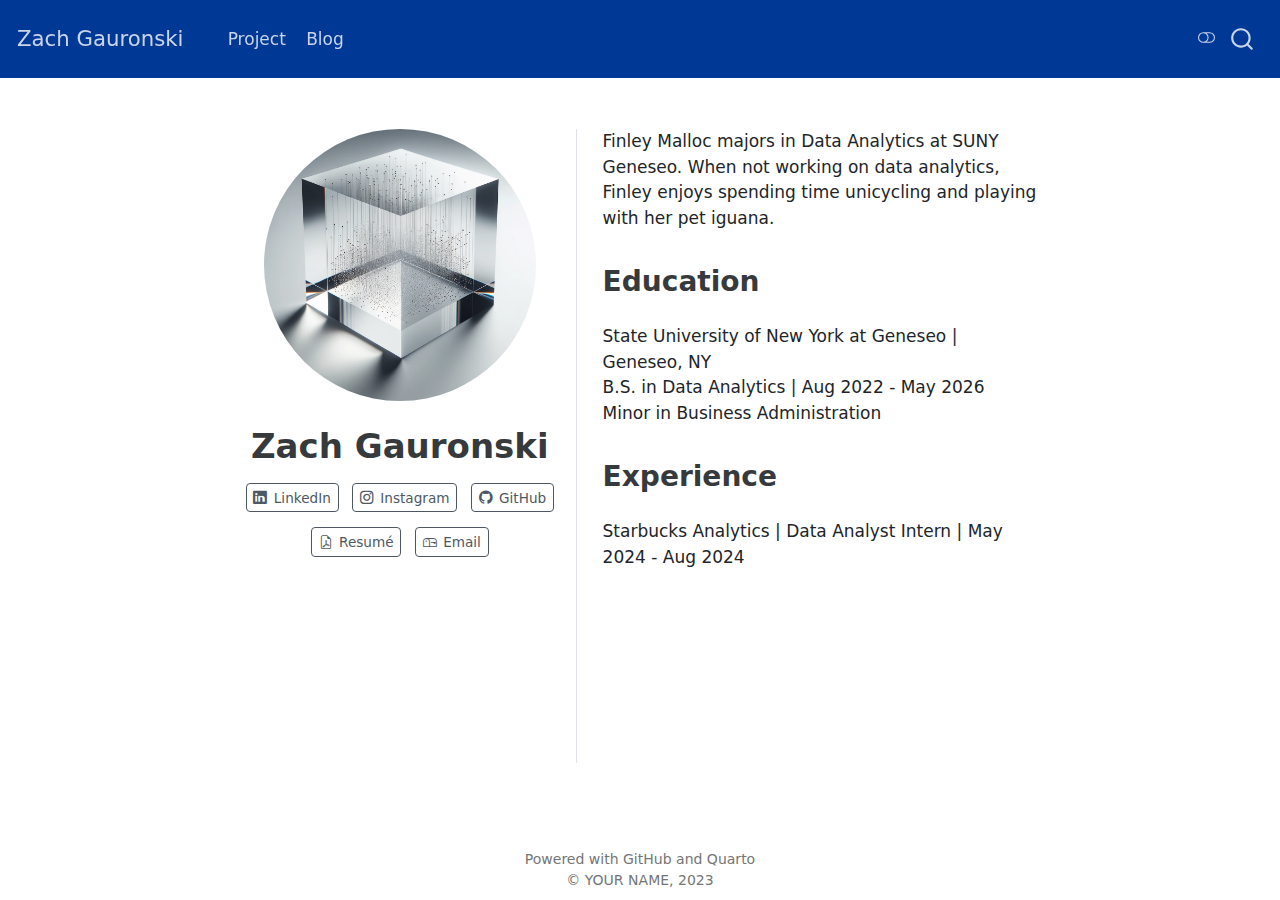
<file: index.html>
<!DOCTYPE html>
<html xmlns="http://www.w3.org/1999/xhtml" lang="en" xml:lang="en"><head>

<meta charset="utf-8">
<meta name="generator" content="quarto-1.3.450">

<meta name="viewport" content="width=device-width, initial-scale=1.0, user-scalable=yes">


<title>Zach Gauronski</title>
<style>
code{white-space: pre-wrap;}
span.smallcaps{font-variant: small-caps;}
div.columns{display: flex; gap: min(4vw, 1.5em);}
div.column{flex: auto; overflow-x: auto;}
div.hanging-indent{margin-left: 1.5em; text-indent: -1.5em;}
ul.task-list{list-style: none;}
ul.task-list li input[type="checkbox"] {
  width: 0.8em;
  margin: 0 0.8em 0.2em -1em; /* quarto-specific, see https://github.com/quarto-dev/quarto-cli/issues/4556 */ 
  vertical-align: middle;
}
</style>


<script src="site_libs/quarto-nav/quarto-nav.js"></script>
<script src="site_libs/clipboard/clipboard.min.js"></script>
<script src="site_libs/quarto-search/autocomplete.umd.js"></script>
<script src="site_libs/quarto-search/fuse.min.js"></script>
<script src="site_libs/quarto-search/quarto-search.js"></script>
<meta name="quarto:offset" content="./">
<script src="site_libs/quarto-html/quarto.js"></script>
<script src="site_libs/quarto-html/popper.min.js"></script>
<script src="site_libs/quarto-html/tippy.umd.min.js"></script>
<link href="site_libs/quarto-html/tippy.css" rel="stylesheet">
<link href="site_libs/quarto-html/quarto-syntax-highlighting.css" rel="stylesheet" class="quarto-color-scheme" id="quarto-text-highlighting-styles">
<link href="site_libs/quarto-html/quarto-syntax-highlighting-dark.css" rel="prefetch" class="quarto-color-scheme quarto-color-alternate" id="quarto-text-highlighting-styles">
<script src="site_libs/bootstrap/bootstrap.min.js"></script>
<link href="site_libs/bootstrap/bootstrap-icons.css" rel="stylesheet">
<link href="site_libs/bootstrap/bootstrap.min.css" rel="stylesheet" class="quarto-color-scheme" id="quarto-bootstrap" data-mode="light">
<link href="site_libs/bootstrap/bootstrap-dark.min.css" rel="prefetch" class="quarto-color-scheme quarto-color-alternate" id="quarto-bootstrap" data-mode="dark">
<script id="quarto-search-options" type="application/json">{
  "location": "navbar",
  "copy-button": false,
  "collapse-after": 3,
  "panel-placement": "end",
  "type": "overlay",
  "limit": 20,
  "language": {
    "search-no-results-text": "No results",
    "search-matching-documents-text": "matching documents",
    "search-copy-link-title": "Copy link to search",
    "search-hide-matches-text": "Hide additional matches",
    "search-more-match-text": "more match in this document",
    "search-more-matches-text": "more matches in this document",
    "search-clear-button-title": "Clear",
    "search-detached-cancel-button-title": "Cancel",
    "search-submit-button-title": "Submit",
    "search-label": "Search"
  }
}</script>


<link rel="stylesheet" href="styles.css">
</head>

<body class="nav-fixed fullcontent">

<div id="quarto-search-results"></div>
  <header id="quarto-header" class="headroom fixed-top">
    <nav class="navbar navbar-expand-lg navbar-dark ">
      <div class="navbar-container container-fluid">
      <div class="navbar-brand-container">
    <a class="navbar-brand" href="./index.html">
    <span class="navbar-title">Zach Gauronski</span>
    </a>
  </div>
            <div id="quarto-search" class="" title="Search"></div>
          <button class="navbar-toggler" type="button" data-bs-toggle="collapse" data-bs-target="#navbarCollapse" aria-controls="navbarCollapse" aria-expanded="false" aria-label="Toggle navigation" onclick="if (window.quartoToggleHeadroom) { window.quartoToggleHeadroom(); }">
  <span class="navbar-toggler-icon"></span>
</button>
          <div class="collapse navbar-collapse" id="navbarCollapse">
            <ul class="navbar-nav navbar-nav-scroll me-auto">
  <li class="nav-item">
    <a class="nav-link" href="./project.html" rel="" target="">
 <span class="menu-text">Project</span></a>
  </li>  
  <li class="nav-item">
    <a class="nav-link" href="./blog-listing.html" rel="" target="">
 <span class="menu-text">Blog</span></a>
  </li>  
</ul>
            <div class="quarto-navbar-tools ms-auto">
  <a href="" class="quarto-color-scheme-toggle quarto-navigation-tool  px-1" onclick="window.quartoToggleColorScheme(); return false;" title="Toggle dark mode"><i class="bi"></i></a>
</div>
          </div> <!-- /navcollapse -->
      </div> <!-- /container-fluid -->
    </nav>
</header>
<!-- content -->
<div id="quarto-content" class="quarto-container page-columns page-rows-contents page-layout-article page-navbar">
<!-- sidebar -->
<!-- margin-sidebar -->
    
<!-- main -->
<div class="quarto-about-trestles">
  <div class="about-entity">
    <img src="img/profile.png" class="about-image
  round " style="height: 16em; width: 16em;">
<header id="title-block-header" class="quarto-title-block default">
<div class="quarto-title">
<h1 class="title">Zach Gauronski</h1>
</div>
<div class="quarto-title-meta">
  </div>
</header>
    <div class="about-links">
  <a href="https://linkedin.com" class="about-link" rel="" target="">
    <i class="bi bi-linkedin"></i>
     <span class="about-link-text">LinkedIn</span>
  </a>
  <a href="https://instagram.com" class="about-link" rel="" target="">
    <i class="bi bi-instagram"></i>
     <span class="about-link-text">Instagram</span>
  </a>
  <a href="https://github.com" class="about-link" rel="" target="">
    <i class="bi bi-github"></i>
     <span class="about-link-text">GitHub</span>
  </a>
  <a href="https://GITHUB_USERNAME.github.io/resume-example.pdf" class="about-link" rel="" target="">
    <i class="bi bi-file-earmark-pdf"></i>
     <span class="about-link-text">Resumé</span>
  </a>
  <a href="mailto:YOUR_EMAIL@geneseo.edu" class="about-link" rel="" target="">
    <i class="bi bi-mailbox"></i>
     <span class="about-link-text">Email</span>
  </a>
</div>
  </div>
  <div class="about-contents"><main class="content" id="quarto-document-content">
<p>Finley Malloc majors in Data Analytics at SUNY Geneseo. When not working on data analytics, Finley enjoys spending time unicycling and playing with her pet iguana.</p>
<section id="education" class="level2">
<h2 data-anchor-id="education">Education</h2>
<p>State University of New York at Geneseo | Geneseo, NY <br> B.S. in Data Analytics | Aug 2022 - May 2026 <br> Minor in Business Administration</p>
</section>
<section id="experience" class="level2">
<h2 data-anchor-id="experience">Experience</h2>
<p>Starbucks Analytics | Data Analyst Intern | May 2024 - Aug 2024</p>


</section>
</main></div>
</div>
 <!-- /main -->
<script type="text/javascript" src="links.js"></script>
<script id="quarto-html-after-body" type="application/javascript">
window.document.addEventListener("DOMContentLoaded", function (event) {
  const toggleBodyColorMode = (bsSheetEl) => {
    const mode = bsSheetEl.getAttribute("data-mode");
    const bodyEl = window.document.querySelector("body");
    if (mode === "dark") {
      bodyEl.classList.add("quarto-dark");
      bodyEl.classList.remove("quarto-light");
    } else {
      bodyEl.classList.add("quarto-light");
      bodyEl.classList.remove("quarto-dark");
    }
  }
  const toggleBodyColorPrimary = () => {
    const bsSheetEl = window.document.querySelector("link#quarto-bootstrap");
    if (bsSheetEl) {
      toggleBodyColorMode(bsSheetEl);
    }
  }
  toggleBodyColorPrimary();  
  const disableStylesheet = (stylesheets) => {
    for (let i=0; i < stylesheets.length; i++) {
      const stylesheet = stylesheets[i];
      stylesheet.rel = 'prefetch';
    }
  }
  const enableStylesheet = (stylesheets) => {
    for (let i=0; i < stylesheets.length; i++) {
      const stylesheet = stylesheets[i];
      stylesheet.rel = 'stylesheet';
    }
  }
  const manageTransitions = (selector, allowTransitions) => {
    const els = window.document.querySelectorAll(selector);
    for (let i=0; i < els.length; i++) {
      const el = els[i];
      if (allowTransitions) {
        el.classList.remove('notransition');
      } else {
        el.classList.add('notransition');
      }
    }
  }
  const toggleColorMode = (alternate) => {
    // Switch the stylesheets
    const alternateStylesheets = window.document.querySelectorAll('link.quarto-color-scheme.quarto-color-alternate');
    manageTransitions('#quarto-margin-sidebar .nav-link', false);
    if (alternate) {
      enableStylesheet(alternateStylesheets);
      for (const sheetNode of alternateStylesheets) {
        if (sheetNode.id === "quarto-bootstrap") {
          toggleBodyColorMode(sheetNode);
        }
      }
    } else {
      disableStylesheet(alternateStylesheets);
      toggleBodyColorPrimary();
    }
    manageTransitions('#quarto-margin-sidebar .nav-link', true);
    // Switch the toggles
    const toggles = window.document.querySelectorAll('.quarto-color-scheme-toggle');
    for (let i=0; i < toggles.length; i++) {
      const toggle = toggles[i];
      if (toggle) {
        if (alternate) {
          toggle.classList.add("alternate");     
        } else {
          toggle.classList.remove("alternate");
        }
      }
    }
    // Hack to workaround the fact that safari doesn't
    // properly recolor the scrollbar when toggling (#1455)
    if (navigator.userAgent.indexOf('Safari') > 0 && navigator.userAgent.indexOf('Chrome') == -1) {
      manageTransitions("body", false);
      window.scrollTo(0, 1);
      setTimeout(() => {
        window.scrollTo(0, 0);
        manageTransitions("body", true);
      }, 40);  
    }
  }
  const isFileUrl = () => { 
    return window.location.protocol === 'file:';
  }
  const hasAlternateSentinel = () => {  
    let styleSentinel = getColorSchemeSentinel();
    if (styleSentinel !== null) {
      return styleSentinel === "alternate";
    } else {
      return false;
    }
  }
  const setStyleSentinel = (alternate) => {
    const value = alternate ? "alternate" : "default";
    if (!isFileUrl()) {
      window.localStorage.setItem("quarto-color-scheme", value);
    } else {
      localAlternateSentinel = value;
    }
  }
  const getColorSchemeSentinel = () => {
    if (!isFileUrl()) {
      const storageValue = window.localStorage.getItem("quarto-color-scheme");
      return storageValue != null ? storageValue : localAlternateSentinel;
    } else {
      return localAlternateSentinel;
    }
  }
  let localAlternateSentinel = 'default';
  // Dark / light mode switch
  window.quartoToggleColorScheme = () => {
    // Read the current dark / light value 
    let toAlternate = !hasAlternateSentinel();
    toggleColorMode(toAlternate);
    setStyleSentinel(toAlternate);
  };
  // Ensure there is a toggle, if there isn't float one in the top right
  if (window.document.querySelector('.quarto-color-scheme-toggle') === null) {
    const a = window.document.createElement('a');
    a.classList.add('top-right');
    a.classList.add('quarto-color-scheme-toggle');
    a.href = "";
    a.onclick = function() { try { window.quartoToggleColorScheme(); } catch {} return false; };
    const i = window.document.createElement("i");
    i.classList.add('bi');
    a.appendChild(i);
    window.document.body.appendChild(a);
  }
  // Switch to dark mode if need be
  if (hasAlternateSentinel()) {
    toggleColorMode(true);
  } else {
    toggleColorMode(false);
  }
  const isCodeAnnotation = (el) => {
    for (const clz of el.classList) {
      if (clz.startsWith('code-annotation-')) {                     
        return true;
      }
    }
    return false;
  }
  const clipboard = new window.ClipboardJS('.code-copy-button', {
    text: function(trigger) {
      const codeEl = trigger.previousElementSibling.cloneNode(true);
      for (const childEl of codeEl.children) {
        if (isCodeAnnotation(childEl)) {
          childEl.remove();
        }
      }
      return codeEl.innerText;
    }
  });
  clipboard.on('success', function(e) {
    // button target
    const button = e.trigger;
    // don't keep focus
    button.blur();
    // flash "checked"
    button.classList.add('code-copy-button-checked');
    var currentTitle = button.getAttribute("title");
    button.setAttribute("title", "Copied!");
    let tooltip;
    if (window.bootstrap) {
      button.setAttribute("data-bs-toggle", "tooltip");
      button.setAttribute("data-bs-placement", "left");
      button.setAttribute("data-bs-title", "Copied!");
      tooltip = new bootstrap.Tooltip(button, 
        { trigger: "manual", 
          customClass: "code-copy-button-tooltip",
          offset: [0, -8]});
      tooltip.show();    
    }
    setTimeout(function() {
      if (tooltip) {
        tooltip.hide();
        button.removeAttribute("data-bs-title");
        button.removeAttribute("data-bs-toggle");
        button.removeAttribute("data-bs-placement");
      }
      button.setAttribute("title", currentTitle);
      button.classList.remove('code-copy-button-checked');
    }, 1000);
    // clear code selection
    e.clearSelection();
  });
  function tippyHover(el, contentFn) {
    const config = {
      allowHTML: true,
      content: contentFn,
      maxWidth: 500,
      delay: 100,
      arrow: false,
      appendTo: function(el) {
          return el.parentElement;
      },
      interactive: true,
      interactiveBorder: 10,
      theme: 'quarto',
      placement: 'bottom-start'
    };
    window.tippy(el, config); 
  }
  const noterefs = window.document.querySelectorAll('a[role="doc-noteref"]');
  for (var i=0; i<noterefs.length; i++) {
    const ref = noterefs[i];
    tippyHover(ref, function() {
      // use id or data attribute instead here
      let href = ref.getAttribute('data-footnote-href') || ref.getAttribute('href');
      try { href = new URL(href).hash; } catch {}
      const id = href.replace(/^#\/?/, "");
      const note = window.document.getElementById(id);
      return note.innerHTML;
    });
  }
      let selectedAnnoteEl;
      const selectorForAnnotation = ( cell, annotation) => {
        let cellAttr = 'data-code-cell="' + cell + '"';
        let lineAttr = 'data-code-annotation="' +  annotation + '"';
        const selector = 'span[' + cellAttr + '][' + lineAttr + ']';
        return selector;
      }
      const selectCodeLines = (annoteEl) => {
        const doc = window.document;
        const targetCell = annoteEl.getAttribute("data-target-cell");
        const targetAnnotation = annoteEl.getAttribute("data-target-annotation");
        const annoteSpan = window.document.querySelector(selectorForAnnotation(targetCell, targetAnnotation));
        const lines = annoteSpan.getAttribute("data-code-lines").split(",");
        const lineIds = lines.map((line) => {
          return targetCell + "-" + line;
        })
        let top = null;
        let height = null;
        let parent = null;
        if (lineIds.length > 0) {
            //compute the position of the single el (top and bottom and make a div)
            const el = window.document.getElementById(lineIds[0]);
            top = el.offsetTop;
            height = el.offsetHeight;
            parent = el.parentElement.parentElement;
          if (lineIds.length > 1) {
            const lastEl = window.document.getElementById(lineIds[lineIds.length - 1]);
            const bottom = lastEl.offsetTop + lastEl.offsetHeight;
            height = bottom - top;
          }
          if (top !== null && height !== null && parent !== null) {
            // cook up a div (if necessary) and position it 
            let div = window.document.getElementById("code-annotation-line-highlight");
            if (div === null) {
              div = window.document.createElement("div");
              div.setAttribute("id", "code-annotation-line-highlight");
              div.style.position = 'absolute';
              parent.appendChild(div);
            }
            div.style.top = top - 2 + "px";
            div.style.height = height + 4 + "px";
            let gutterDiv = window.document.getElementById("code-annotation-line-highlight-gutter");
            if (gutterDiv === null) {
              gutterDiv = window.document.createElement("div");
              gutterDiv.setAttribute("id", "code-annotation-line-highlight-gutter");
              gutterDiv.style.position = 'absolute';
              const codeCell = window.document.getElementById(targetCell);
              const gutter = codeCell.querySelector('.code-annotation-gutter');
              gutter.appendChild(gutterDiv);
            }
            gutterDiv.style.top = top - 2 + "px";
            gutterDiv.style.height = height + 4 + "px";
          }
          selectedAnnoteEl = annoteEl;
        }
      };
      const unselectCodeLines = () => {
        const elementsIds = ["code-annotation-line-highlight", "code-annotation-line-highlight-gutter"];
        elementsIds.forEach((elId) => {
          const div = window.document.getElementById(elId);
          if (div) {
            div.remove();
          }
        });
        selectedAnnoteEl = undefined;
      };
      // Attach click handler to the DT
      const annoteDls = window.document.querySelectorAll('dt[data-target-cell]');
      for (const annoteDlNode of annoteDls) {
        annoteDlNode.addEventListener('click', (event) => {
          const clickedEl = event.target;
          if (clickedEl !== selectedAnnoteEl) {
            unselectCodeLines();
            const activeEl = window.document.querySelector('dt[data-target-cell].code-annotation-active');
            if (activeEl) {
              activeEl.classList.remove('code-annotation-active');
            }
            selectCodeLines(clickedEl);
            clickedEl.classList.add('code-annotation-active');
          } else {
            // Unselect the line
            unselectCodeLines();
            clickedEl.classList.remove('code-annotation-active');
          }
        });
      }
  const findCites = (el) => {
    const parentEl = el.parentElement;
    if (parentEl) {
      const cites = parentEl.dataset.cites;
      if (cites) {
        return {
          el,
          cites: cites.split(' ')
        };
      } else {
        return findCites(el.parentElement)
      }
    } else {
      return undefined;
    }
  };
  var bibliorefs = window.document.querySelectorAll('a[role="doc-biblioref"]');
  for (var i=0; i<bibliorefs.length; i++) {
    const ref = bibliorefs[i];
    const citeInfo = findCites(ref);
    if (citeInfo) {
      tippyHover(citeInfo.el, function() {
        var popup = window.document.createElement('div');
        citeInfo.cites.forEach(function(cite) {
          var citeDiv = window.document.createElement('div');
          citeDiv.classList.add('hanging-indent');
          citeDiv.classList.add('csl-entry');
          var biblioDiv = window.document.getElementById('ref-' + cite);
          if (biblioDiv) {
            citeDiv.innerHTML = biblioDiv.innerHTML;
          }
          popup.appendChild(citeDiv);
        });
        return popup.innerHTML;
      });
    }
  }
});
</script>
</div> <!-- /content -->
<footer class="footer">
  <div class="nav-footer">
    <div class="nav-footer-left">
      &nbsp;
    </div>   
    <div class="nav-footer-center">Powered with GitHub and Quarto<br>© YOUR NAME, 2023</div>
    <div class="nav-footer-right">
      &nbsp;
    </div>
  </div>
</footer>



</body></html>
</file>
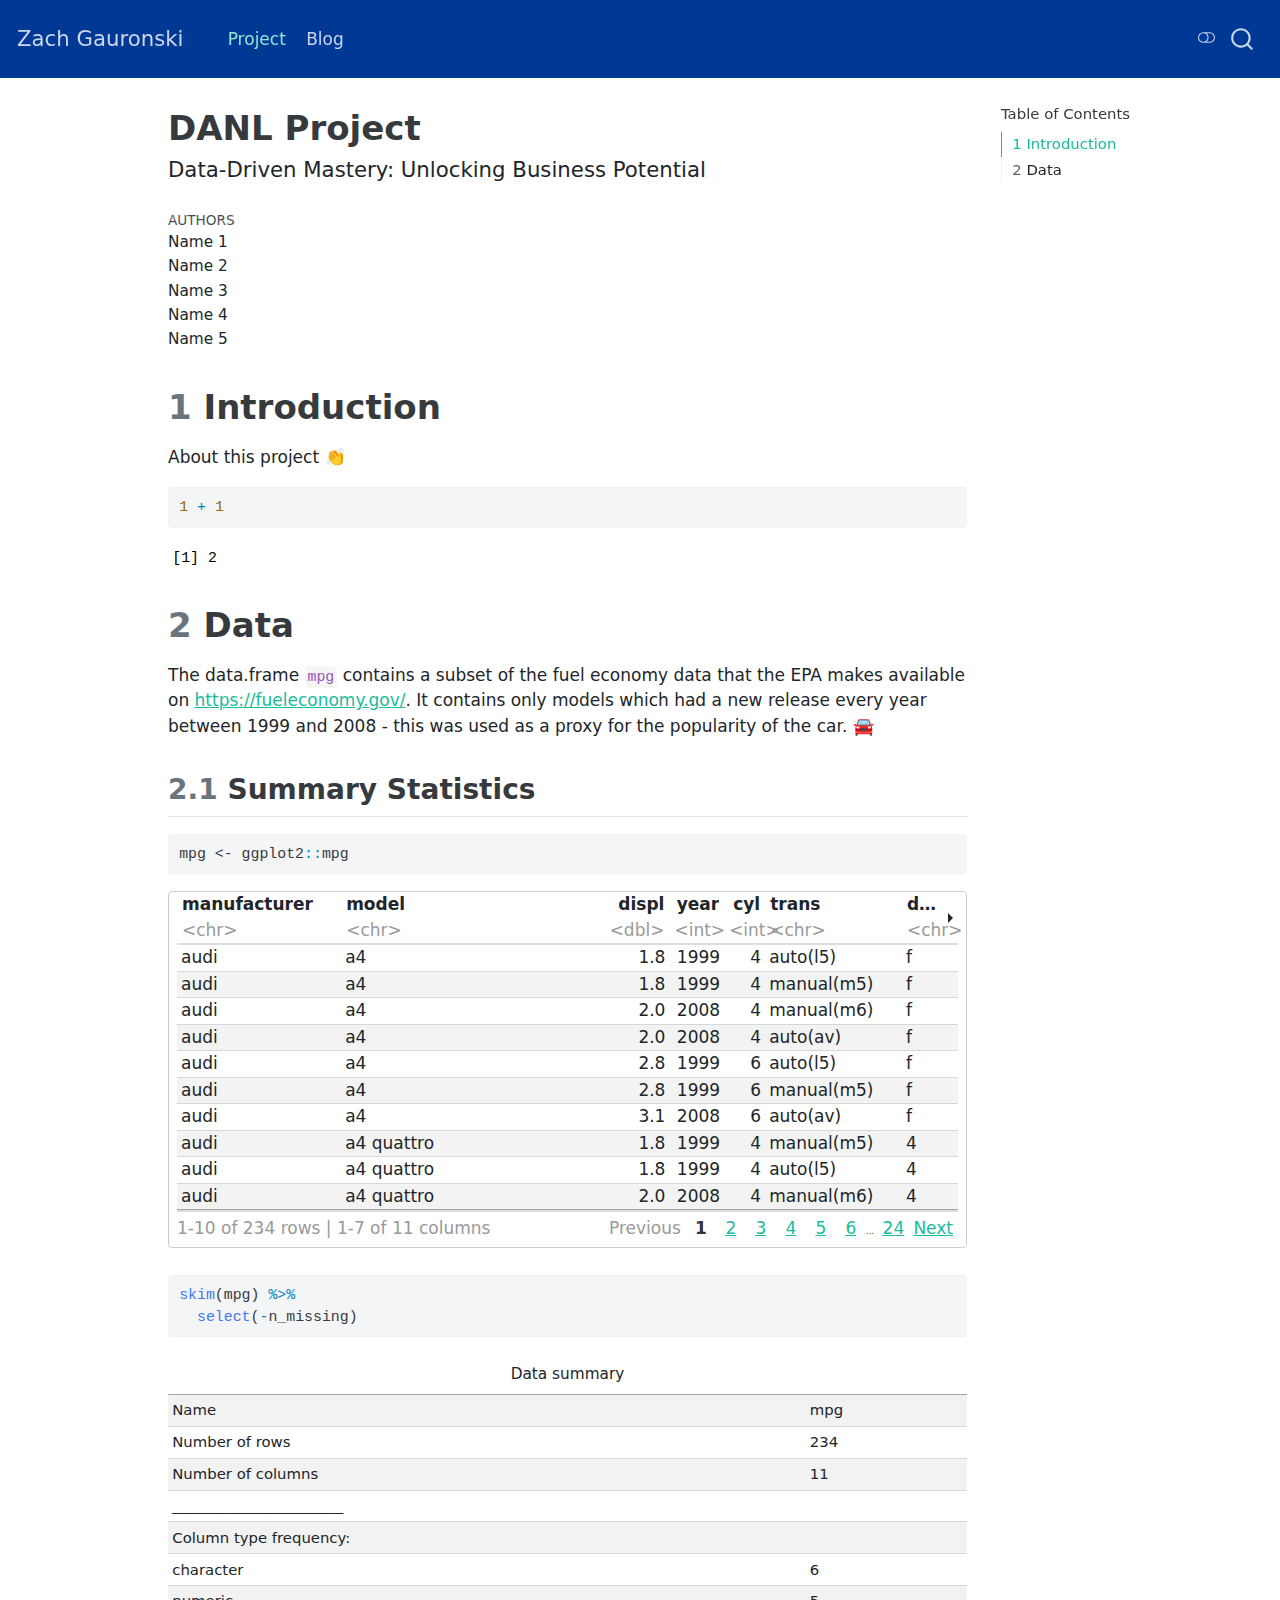
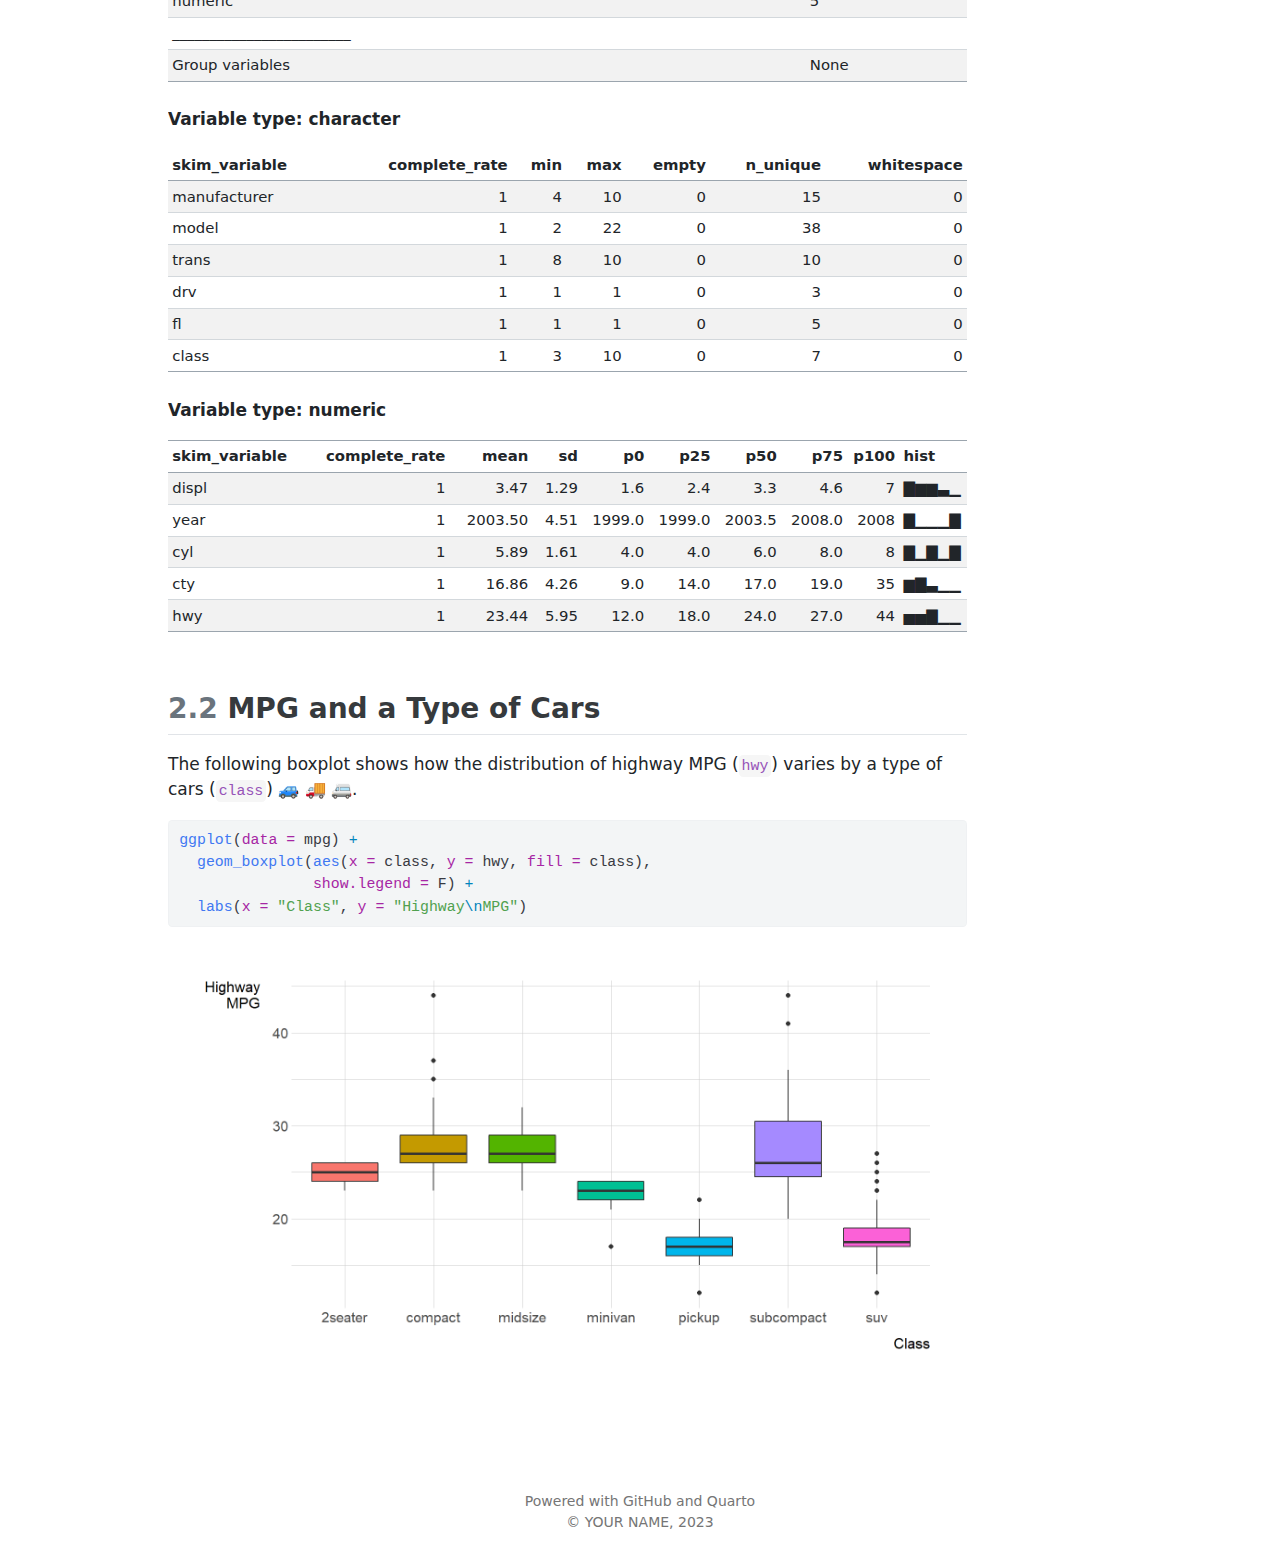
<file: project.html>
<!DOCTYPE html>
<html xmlns="http://www.w3.org/1999/xhtml" lang="en" xml:lang="en"><head>

<meta charset="utf-8">
<meta name="generator" content="quarto-1.3.450">

<meta name="viewport" content="width=device-width, initial-scale=1.0, user-scalable=yes">

<meta name="author" content="Name 1">
<meta name="author" content="Name 2">
<meta name="author" content="Name 3">
<meta name="author" content="Name 4">
<meta name="author" content="Name 5">

<title>Zach Gauronski - DANL Project</title>
<style>
code{white-space: pre-wrap;}
span.smallcaps{font-variant: small-caps;}
div.columns{display: flex; gap: min(4vw, 1.5em);}
div.column{flex: auto; overflow-x: auto;}
div.hanging-indent{margin-left: 1.5em; text-indent: -1.5em;}
ul.task-list{list-style: none;}
ul.task-list li input[type="checkbox"] {
  width: 0.8em;
  margin: 0 0.8em 0.2em -1em; /* quarto-specific, see https://github.com/quarto-dev/quarto-cli/issues/4556 */ 
  vertical-align: middle;
}
/* CSS for syntax highlighting */
pre > code.sourceCode { white-space: pre; position: relative; }
pre > code.sourceCode > span { display: inline-block; line-height: 1.25; }
pre > code.sourceCode > span:empty { height: 1.2em; }
.sourceCode { overflow: visible; }
code.sourceCode > span { color: inherit; text-decoration: inherit; }
div.sourceCode { margin: 1em 0; }
pre.sourceCode { margin: 0; }
@media screen {
div.sourceCode { overflow: auto; }
}
@media print {
pre > code.sourceCode { white-space: pre-wrap; }
pre > code.sourceCode > span { text-indent: -5em; padding-left: 5em; }
}
pre.numberSource code
  { counter-reset: source-line 0; }
pre.numberSource code > span
  { position: relative; left: -4em; counter-increment: source-line; }
pre.numberSource code > span > a:first-child::before
  { content: counter(source-line);
    position: relative; left: -1em; text-align: right; vertical-align: baseline;
    border: none; display: inline-block;
    -webkit-touch-callout: none; -webkit-user-select: none;
    -khtml-user-select: none; -moz-user-select: none;
    -ms-user-select: none; user-select: none;
    padding: 0 4px; width: 4em;
  }
pre.numberSource { margin-left: 3em;  padding-left: 4px; }
div.sourceCode
  {   }
@media screen {
pre > code.sourceCode > span > a:first-child::before { text-decoration: underline; }
}
</style>


<script src="site_libs/quarto-nav/quarto-nav.js"></script>
<script src="site_libs/clipboard/clipboard.min.js"></script>
<script src="site_libs/quarto-search/autocomplete.umd.js"></script>
<script src="site_libs/quarto-search/fuse.min.js"></script>
<script src="site_libs/quarto-search/quarto-search.js"></script>
<meta name="quarto:offset" content="./">
<script src="site_libs/quarto-html/quarto.js"></script>
<script src="site_libs/quarto-html/popper.min.js"></script>
<script src="site_libs/quarto-html/tippy.umd.min.js"></script>
<script src="site_libs/quarto-html/anchor.min.js"></script>
<link href="site_libs/quarto-html/tippy.css" rel="stylesheet">
<link href="site_libs/quarto-html/quarto-syntax-highlighting.css" rel="stylesheet" class="quarto-color-scheme" id="quarto-text-highlighting-styles">
<link href="site_libs/quarto-html/quarto-syntax-highlighting-dark.css" rel="prefetch" class="quarto-color-scheme quarto-color-alternate" id="quarto-text-highlighting-styles">
<script src="site_libs/bootstrap/bootstrap.min.js"></script>
<link href="site_libs/bootstrap/bootstrap-icons.css" rel="stylesheet">
<link href="site_libs/bootstrap/bootstrap.min.css" rel="stylesheet" class="quarto-color-scheme" id="quarto-bootstrap" data-mode="light">
<link href="site_libs/bootstrap/bootstrap-dark.min.css" rel="prefetch" class="quarto-color-scheme quarto-color-alternate" id="quarto-bootstrap" data-mode="dark">
<script id="quarto-search-options" type="application/json">{
  "location": "navbar",
  "copy-button": false,
  "collapse-after": 3,
  "panel-placement": "end",
  "type": "overlay",
  "limit": 20,
  "language": {
    "search-no-results-text": "No results",
    "search-matching-documents-text": "matching documents",
    "search-copy-link-title": "Copy link to search",
    "search-hide-matches-text": "Hide additional matches",
    "search-more-match-text": "more match in this document",
    "search-more-matches-text": "more matches in this document",
    "search-clear-button-title": "Clear",
    "search-detached-cancel-button-title": "Cancel",
    "search-submit-button-title": "Submit",
    "search-label": "Search"
  }
}</script>

<link href="site_libs/pagedtable-1.1/css/pagedtable.css" rel="stylesheet">
<script src="site_libs/pagedtable-1.1/js/pagedtable.js"></script>


<link rel="stylesheet" href="styles.css">
</head>

<body class="nav-fixed">

<div id="quarto-search-results"></div>
  <header id="quarto-header" class="headroom fixed-top">
    <nav class="navbar navbar-expand-lg navbar-dark ">
      <div class="navbar-container container-fluid">
      <div class="navbar-brand-container">
    <a class="navbar-brand" href="./index.html">
    <span class="navbar-title">Zach Gauronski</span>
    </a>
  </div>
            <div id="quarto-search" class="" title="Search"></div>
          <button class="navbar-toggler" type="button" data-bs-toggle="collapse" data-bs-target="#navbarCollapse" aria-controls="navbarCollapse" aria-expanded="false" aria-label="Toggle navigation" onclick="if (window.quartoToggleHeadroom) { window.quartoToggleHeadroom(); }">
  <span class="navbar-toggler-icon"></span>
</button>
          <div class="collapse navbar-collapse" id="navbarCollapse">
            <ul class="navbar-nav navbar-nav-scroll me-auto">
  <li class="nav-item">
    <a class="nav-link active" href="./project.html" rel="" target="" aria-current="page">
 <span class="menu-text">Project</span></a>
  </li>  
  <li class="nav-item">
    <a class="nav-link" href="./blog-listing.html" rel="" target="">
 <span class="menu-text">Blog</span></a>
  </li>  
</ul>
            <div class="quarto-navbar-tools ms-auto">
  <a href="" class="quarto-color-scheme-toggle quarto-navigation-tool  px-1" onclick="window.quartoToggleColorScheme(); return false;" title="Toggle dark mode"><i class="bi"></i></a>
</div>
          </div> <!-- /navcollapse -->
      </div> <!-- /container-fluid -->
    </nav>
</header>
<!-- content -->
<div id="quarto-content" class="quarto-container page-columns page-rows-contents page-layout-article page-navbar">
<!-- sidebar -->
<!-- margin-sidebar -->
    <div id="quarto-margin-sidebar" class="sidebar margin-sidebar">
        <nav id="TOC" role="doc-toc" class="toc-active">
    <h2 id="toc-title">Table of Contents</h2>
   
  <ul class="collapse">
  <li><a href="#introduction" id="toc-introduction" class="nav-link active" data-scroll-target="#introduction"><span class="header-section-number">1</span> Introduction</a></li>
  <li><a href="#data" id="toc-data" class="nav-link" data-scroll-target="#data"><span class="header-section-number">2</span> Data</a>
  <ul class="collapse">
  <li><a href="#summary-statistics" id="toc-summary-statistics" class="nav-link" data-scroll-target="#summary-statistics"><span class="header-section-number">2.1</span> Summary Statistics</a></li>
  <li><a href="#mpg-and-a-type-of-cars" id="toc-mpg-and-a-type-of-cars" class="nav-link" data-scroll-target="#mpg-and-a-type-of-cars"><span class="header-section-number">2.2</span> MPG and a Type of Cars</a></li>
  </ul></li>
  </ul>
</nav>
    </div>
<!-- main -->
<main class="content" id="quarto-document-content">

<header id="title-block-header" class="quarto-title-block default">
<div class="quarto-title">
<h1 class="title">DANL Project</h1>
<p class="subtitle lead">Data-Driven Mastery: Unlocking Business Potential</p>
</div>



<div class="quarto-title-meta">

    <div>
    <div class="quarto-title-meta-heading">Authors</div>
    <div class="quarto-title-meta-contents">
             <p>Name 1 </p>
             <p>Name 2 </p>
             <p>Name 3 </p>
             <p>Name 4 </p>
             <p>Name 5 </p>
          </div>
  </div>
    
  
    
  </div>
  

</header>

<section id="introduction" class="level1" data-number="1">
<h1 data-number="1"><span class="header-section-number">1</span> Introduction</h1>
<p>About this project <span class="emoji" data-emoji="clap">👏</span></p>
<div class="cell">
<div class="sourceCode cell-code" id="cb1"><pre class="sourceCode r code-with-copy"><code class="sourceCode r"><span id="cb1-1"><a href="#cb1-1" aria-hidden="true" tabindex="-1"></a><span class="dv">1</span> <span class="sc">+</span> <span class="dv">1</span></span></code><button title="Copy to Clipboard" class="code-copy-button"><i class="bi"></i></button></pre></div>
<div class="cell-output cell-output-stdout">
<pre><code>[1] 2</code></pre>
</div>
</div>
</section>
<section id="data" class="level1" data-number="2">
<h1 data-number="2"><span class="header-section-number">2</span> Data</h1>
<p>The data.frame <code>mpg</code> contains a subset of the fuel economy data that the EPA makes available on <a href="https://fueleconomy.gov/">https://fueleconomy.gov/</a>. It contains only models which had a new release every year between 1999 and 2008 - this was used as a proxy for the popularity of the car. <span class="emoji" data-emoji="oncoming_automobile">🚘</span></p>
<section id="summary-statistics" class="level2" data-number="2.1">
<h2 data-number="2.1" class="anchored" data-anchor-id="summary-statistics"><span class="header-section-number">2.1</span> Summary Statistics</h2>
<div class="cell">
<div class="sourceCode cell-code" id="cb3"><pre class="sourceCode r code-with-copy"><code class="sourceCode r"><span id="cb3-1"><a href="#cb3-1" aria-hidden="true" tabindex="-1"></a>mpg <span class="ot">&lt;-</span> ggplot2<span class="sc">::</span>mpg</span></code><button title="Copy to Clipboard" class="code-copy-button"><i class="bi"></i></button></pre></div>
</div>
<div class="cell-output-display">

<div data-pagedtable="false">
  <script data-pagedtable-source="" type="application/json">
{"columns":[{"label":["manufacturer"],"name":[1],"type":["chr"],"align":["left"]},{"label":["model"],"name":[2],"type":["chr"],"align":["left"]},{"label":["displ"],"name":[3],"type":["dbl"],"align":["right"]},{"label":["year"],"name":[4],"type":["int"],"align":["right"]},{"label":["cyl"],"name":[5],"type":["int"],"align":["right"]},{"label":["trans"],"name":[6],"type":["chr"],"align":["left"]},{"label":["drv"],"name":[7],"type":["chr"],"align":["left"]},{"label":["cty"],"name":[8],"type":["int"],"align":["right"]},{"label":["hwy"],"name":[9],"type":["int"],"align":["right"]},{"label":["fl"],"name":[10],"type":["chr"],"align":["left"]},{"label":["class"],"name":[11],"type":["chr"],"align":["left"]}],"data":[{"1":"audi","2":"a4","3":"1.8","4":"1999","5":"4","6":"auto(l5)","7":"f","8":"18","9":"29","10":"p","11":"compact"},{"1":"audi","2":"a4","3":"1.8","4":"1999","5":"4","6":"manual(m5)","7":"f","8":"21","9":"29","10":"p","11":"compact"},{"1":"audi","2":"a4","3":"2.0","4":"2008","5":"4","6":"manual(m6)","7":"f","8":"20","9":"31","10":"p","11":"compact"},{"1":"audi","2":"a4","3":"2.0","4":"2008","5":"4","6":"auto(av)","7":"f","8":"21","9":"30","10":"p","11":"compact"},{"1":"audi","2":"a4","3":"2.8","4":"1999","5":"6","6":"auto(l5)","7":"f","8":"16","9":"26","10":"p","11":"compact"},{"1":"audi","2":"a4","3":"2.8","4":"1999","5":"6","6":"manual(m5)","7":"f","8":"18","9":"26","10":"p","11":"compact"},{"1":"audi","2":"a4","3":"3.1","4":"2008","5":"6","6":"auto(av)","7":"f","8":"18","9":"27","10":"p","11":"compact"},{"1":"audi","2":"a4 quattro","3":"1.8","4":"1999","5":"4","6":"manual(m5)","7":"4","8":"18","9":"26","10":"p","11":"compact"},{"1":"audi","2":"a4 quattro","3":"1.8","4":"1999","5":"4","6":"auto(l5)","7":"4","8":"16","9":"25","10":"p","11":"compact"},{"1":"audi","2":"a4 quattro","3":"2.0","4":"2008","5":"4","6":"manual(m6)","7":"4","8":"20","9":"28","10":"p","11":"compact"},{"1":"audi","2":"a4 quattro","3":"2.0","4":"2008","5":"4","6":"auto(s6)","7":"4","8":"19","9":"27","10":"p","11":"compact"},{"1":"audi","2":"a4 quattro","3":"2.8","4":"1999","5":"6","6":"auto(l5)","7":"4","8":"15","9":"25","10":"p","11":"compact"},{"1":"audi","2":"a4 quattro","3":"2.8","4":"1999","5":"6","6":"manual(m5)","7":"4","8":"17","9":"25","10":"p","11":"compact"},{"1":"audi","2":"a4 quattro","3":"3.1","4":"2008","5":"6","6":"auto(s6)","7":"4","8":"17","9":"25","10":"p","11":"compact"},{"1":"audi","2":"a4 quattro","3":"3.1","4":"2008","5":"6","6":"manual(m6)","7":"4","8":"15","9":"25","10":"p","11":"compact"},{"1":"audi","2":"a6 quattro","3":"2.8","4":"1999","5":"6","6":"auto(l5)","7":"4","8":"15","9":"24","10":"p","11":"midsize"},{"1":"audi","2":"a6 quattro","3":"3.1","4":"2008","5":"6","6":"auto(s6)","7":"4","8":"17","9":"25","10":"p","11":"midsize"},{"1":"audi","2":"a6 quattro","3":"4.2","4":"2008","5":"8","6":"auto(s6)","7":"4","8":"16","9":"23","10":"p","11":"midsize"},{"1":"chevrolet","2":"c1500 suburban 2wd","3":"5.3","4":"2008","5":"8","6":"auto(l4)","7":"r","8":"14","9":"20","10":"r","11":"suv"},{"1":"chevrolet","2":"c1500 suburban 2wd","3":"5.3","4":"2008","5":"8","6":"auto(l4)","7":"r","8":"11","9":"15","10":"e","11":"suv"},{"1":"chevrolet","2":"c1500 suburban 2wd","3":"5.3","4":"2008","5":"8","6":"auto(l4)","7":"r","8":"14","9":"20","10":"r","11":"suv"},{"1":"chevrolet","2":"c1500 suburban 2wd","3":"5.7","4":"1999","5":"8","6":"auto(l4)","7":"r","8":"13","9":"17","10":"r","11":"suv"},{"1":"chevrolet","2":"c1500 suburban 2wd","3":"6.0","4":"2008","5":"8","6":"auto(l4)","7":"r","8":"12","9":"17","10":"r","11":"suv"},{"1":"chevrolet","2":"corvette","3":"5.7","4":"1999","5":"8","6":"manual(m6)","7":"r","8":"16","9":"26","10":"p","11":"2seater"},{"1":"chevrolet","2":"corvette","3":"5.7","4":"1999","5":"8","6":"auto(l4)","7":"r","8":"15","9":"23","10":"p","11":"2seater"},{"1":"chevrolet","2":"corvette","3":"6.2","4":"2008","5":"8","6":"manual(m6)","7":"r","8":"16","9":"26","10":"p","11":"2seater"},{"1":"chevrolet","2":"corvette","3":"6.2","4":"2008","5":"8","6":"auto(s6)","7":"r","8":"15","9":"25","10":"p","11":"2seater"},{"1":"chevrolet","2":"corvette","3":"7.0","4":"2008","5":"8","6":"manual(m6)","7":"r","8":"15","9":"24","10":"p","11":"2seater"},{"1":"chevrolet","2":"k1500 tahoe 4wd","3":"5.3","4":"2008","5":"8","6":"auto(l4)","7":"4","8":"14","9":"19","10":"r","11":"suv"},{"1":"chevrolet","2":"k1500 tahoe 4wd","3":"5.3","4":"2008","5":"8","6":"auto(l4)","7":"4","8":"11","9":"14","10":"e","11":"suv"},{"1":"chevrolet","2":"k1500 tahoe 4wd","3":"5.7","4":"1999","5":"8","6":"auto(l4)","7":"4","8":"11","9":"15","10":"r","11":"suv"},{"1":"chevrolet","2":"k1500 tahoe 4wd","3":"6.5","4":"1999","5":"8","6":"auto(l4)","7":"4","8":"14","9":"17","10":"d","11":"suv"},{"1":"chevrolet","2":"malibu","3":"2.4","4":"1999","5":"4","6":"auto(l4)","7":"f","8":"19","9":"27","10":"r","11":"midsize"},{"1":"chevrolet","2":"malibu","3":"2.4","4":"2008","5":"4","6":"auto(l4)","7":"f","8":"22","9":"30","10":"r","11":"midsize"},{"1":"chevrolet","2":"malibu","3":"3.1","4":"1999","5":"6","6":"auto(l4)","7":"f","8":"18","9":"26","10":"r","11":"midsize"},{"1":"chevrolet","2":"malibu","3":"3.5","4":"2008","5":"6","6":"auto(l4)","7":"f","8":"18","9":"29","10":"r","11":"midsize"},{"1":"chevrolet","2":"malibu","3":"3.6","4":"2008","5":"6","6":"auto(s6)","7":"f","8":"17","9":"26","10":"r","11":"midsize"},{"1":"dodge","2":"caravan 2wd","3":"2.4","4":"1999","5":"4","6":"auto(l3)","7":"f","8":"18","9":"24","10":"r","11":"minivan"},{"1":"dodge","2":"caravan 2wd","3":"3.0","4":"1999","5":"6","6":"auto(l4)","7":"f","8":"17","9":"24","10":"r","11":"minivan"},{"1":"dodge","2":"caravan 2wd","3":"3.3","4":"1999","5":"6","6":"auto(l4)","7":"f","8":"16","9":"22","10":"r","11":"minivan"},{"1":"dodge","2":"caravan 2wd","3":"3.3","4":"1999","5":"6","6":"auto(l4)","7":"f","8":"16","9":"22","10":"r","11":"minivan"},{"1":"dodge","2":"caravan 2wd","3":"3.3","4":"2008","5":"6","6":"auto(l4)","7":"f","8":"17","9":"24","10":"r","11":"minivan"},{"1":"dodge","2":"caravan 2wd","3":"3.3","4":"2008","5":"6","6":"auto(l4)","7":"f","8":"17","9":"24","10":"r","11":"minivan"},{"1":"dodge","2":"caravan 2wd","3":"3.3","4":"2008","5":"6","6":"auto(l4)","7":"f","8":"11","9":"17","10":"e","11":"minivan"},{"1":"dodge","2":"caravan 2wd","3":"3.8","4":"1999","5":"6","6":"auto(l4)","7":"f","8":"15","9":"22","10":"r","11":"minivan"},{"1":"dodge","2":"caravan 2wd","3":"3.8","4":"1999","5":"6","6":"auto(l4)","7":"f","8":"15","9":"21","10":"r","11":"minivan"},{"1":"dodge","2":"caravan 2wd","3":"3.8","4":"2008","5":"6","6":"auto(l6)","7":"f","8":"16","9":"23","10":"r","11":"minivan"},{"1":"dodge","2":"caravan 2wd","3":"4.0","4":"2008","5":"6","6":"auto(l6)","7":"f","8":"16","9":"23","10":"r","11":"minivan"},{"1":"dodge","2":"dakota pickup 4wd","3":"3.7","4":"2008","5":"6","6":"manual(m6)","7":"4","8":"15","9":"19","10":"r","11":"pickup"},{"1":"dodge","2":"dakota pickup 4wd","3":"3.7","4":"2008","5":"6","6":"auto(l4)","7":"4","8":"14","9":"18","10":"r","11":"pickup"},{"1":"dodge","2":"dakota pickup 4wd","3":"3.9","4":"1999","5":"6","6":"auto(l4)","7":"4","8":"13","9":"17","10":"r","11":"pickup"},{"1":"dodge","2":"dakota pickup 4wd","3":"3.9","4":"1999","5":"6","6":"manual(m5)","7":"4","8":"14","9":"17","10":"r","11":"pickup"},{"1":"dodge","2":"dakota pickup 4wd","3":"4.7","4":"2008","5":"8","6":"auto(l5)","7":"4","8":"14","9":"19","10":"r","11":"pickup"},{"1":"dodge","2":"dakota pickup 4wd","3":"4.7","4":"2008","5":"8","6":"auto(l5)","7":"4","8":"14","9":"19","10":"r","11":"pickup"},{"1":"dodge","2":"dakota pickup 4wd","3":"4.7","4":"2008","5":"8","6":"auto(l5)","7":"4","8":"9","9":"12","10":"e","11":"pickup"},{"1":"dodge","2":"dakota pickup 4wd","3":"5.2","4":"1999","5":"8","6":"manual(m5)","7":"4","8":"11","9":"17","10":"r","11":"pickup"},{"1":"dodge","2":"dakota pickup 4wd","3":"5.2","4":"1999","5":"8","6":"auto(l4)","7":"4","8":"11","9":"15","10":"r","11":"pickup"},{"1":"dodge","2":"durango 4wd","3":"3.9","4":"1999","5":"6","6":"auto(l4)","7":"4","8":"13","9":"17","10":"r","11":"suv"},{"1":"dodge","2":"durango 4wd","3":"4.7","4":"2008","5":"8","6":"auto(l5)","7":"4","8":"13","9":"17","10":"r","11":"suv"},{"1":"dodge","2":"durango 4wd","3":"4.7","4":"2008","5":"8","6":"auto(l5)","7":"4","8":"9","9":"12","10":"e","11":"suv"},{"1":"dodge","2":"durango 4wd","3":"4.7","4":"2008","5":"8","6":"auto(l5)","7":"4","8":"13","9":"17","10":"r","11":"suv"},{"1":"dodge","2":"durango 4wd","3":"5.2","4":"1999","5":"8","6":"auto(l4)","7":"4","8":"11","9":"16","10":"r","11":"suv"},{"1":"dodge","2":"durango 4wd","3":"5.7","4":"2008","5":"8","6":"auto(l5)","7":"4","8":"13","9":"18","10":"r","11":"suv"},{"1":"dodge","2":"durango 4wd","3":"5.9","4":"1999","5":"8","6":"auto(l4)","7":"4","8":"11","9":"15","10":"r","11":"suv"},{"1":"dodge","2":"ram 1500 pickup 4wd","3":"4.7","4":"2008","5":"8","6":"manual(m6)","7":"4","8":"12","9":"16","10":"r","11":"pickup"},{"1":"dodge","2":"ram 1500 pickup 4wd","3":"4.7","4":"2008","5":"8","6":"auto(l5)","7":"4","8":"9","9":"12","10":"e","11":"pickup"},{"1":"dodge","2":"ram 1500 pickup 4wd","3":"4.7","4":"2008","5":"8","6":"auto(l5)","7":"4","8":"13","9":"17","10":"r","11":"pickup"},{"1":"dodge","2":"ram 1500 pickup 4wd","3":"4.7","4":"2008","5":"8","6":"auto(l5)","7":"4","8":"13","9":"17","10":"r","11":"pickup"},{"1":"dodge","2":"ram 1500 pickup 4wd","3":"4.7","4":"2008","5":"8","6":"manual(m6)","7":"4","8":"12","9":"16","10":"r","11":"pickup"},{"1":"dodge","2":"ram 1500 pickup 4wd","3":"4.7","4":"2008","5":"8","6":"manual(m6)","7":"4","8":"9","9":"12","10":"e","11":"pickup"},{"1":"dodge","2":"ram 1500 pickup 4wd","3":"5.2","4":"1999","5":"8","6":"auto(l4)","7":"4","8":"11","9":"15","10":"r","11":"pickup"},{"1":"dodge","2":"ram 1500 pickup 4wd","3":"5.2","4":"1999","5":"8","6":"manual(m5)","7":"4","8":"11","9":"16","10":"r","11":"pickup"},{"1":"dodge","2":"ram 1500 pickup 4wd","3":"5.7","4":"2008","5":"8","6":"auto(l5)","7":"4","8":"13","9":"17","10":"r","11":"pickup"},{"1":"dodge","2":"ram 1500 pickup 4wd","3":"5.9","4":"1999","5":"8","6":"auto(l4)","7":"4","8":"11","9":"15","10":"r","11":"pickup"},{"1":"ford","2":"expedition 2wd","3":"4.6","4":"1999","5":"8","6":"auto(l4)","7":"r","8":"11","9":"17","10":"r","11":"suv"},{"1":"ford","2":"expedition 2wd","3":"5.4","4":"1999","5":"8","6":"auto(l4)","7":"r","8":"11","9":"17","10":"r","11":"suv"},{"1":"ford","2":"expedition 2wd","3":"5.4","4":"2008","5":"8","6":"auto(l6)","7":"r","8":"12","9":"18","10":"r","11":"suv"},{"1":"ford","2":"explorer 4wd","3":"4.0","4":"1999","5":"6","6":"auto(l5)","7":"4","8":"14","9":"17","10":"r","11":"suv"},{"1":"ford","2":"explorer 4wd","3":"4.0","4":"1999","5":"6","6":"manual(m5)","7":"4","8":"15","9":"19","10":"r","11":"suv"},{"1":"ford","2":"explorer 4wd","3":"4.0","4":"1999","5":"6","6":"auto(l5)","7":"4","8":"14","9":"17","10":"r","11":"suv"},{"1":"ford","2":"explorer 4wd","3":"4.0","4":"2008","5":"6","6":"auto(l5)","7":"4","8":"13","9":"19","10":"r","11":"suv"},{"1":"ford","2":"explorer 4wd","3":"4.6","4":"2008","5":"8","6":"auto(l6)","7":"4","8":"13","9":"19","10":"r","11":"suv"},{"1":"ford","2":"explorer 4wd","3":"5.0","4":"1999","5":"8","6":"auto(l4)","7":"4","8":"13","9":"17","10":"r","11":"suv"},{"1":"ford","2":"f150 pickup 4wd","3":"4.2","4":"1999","5":"6","6":"auto(l4)","7":"4","8":"14","9":"17","10":"r","11":"pickup"},{"1":"ford","2":"f150 pickup 4wd","3":"4.2","4":"1999","5":"6","6":"manual(m5)","7":"4","8":"14","9":"17","10":"r","11":"pickup"},{"1":"ford","2":"f150 pickup 4wd","3":"4.6","4":"1999","5":"8","6":"manual(m5)","7":"4","8":"13","9":"16","10":"r","11":"pickup"},{"1":"ford","2":"f150 pickup 4wd","3":"4.6","4":"1999","5":"8","6":"auto(l4)","7":"4","8":"13","9":"16","10":"r","11":"pickup"},{"1":"ford","2":"f150 pickup 4wd","3":"4.6","4":"2008","5":"8","6":"auto(l4)","7":"4","8":"13","9":"17","10":"r","11":"pickup"},{"1":"ford","2":"f150 pickup 4wd","3":"5.4","4":"1999","5":"8","6":"auto(l4)","7":"4","8":"11","9":"15","10":"r","11":"pickup"},{"1":"ford","2":"f150 pickup 4wd","3":"5.4","4":"2008","5":"8","6":"auto(l4)","7":"4","8":"13","9":"17","10":"r","11":"pickup"},{"1":"ford","2":"mustang","3":"3.8","4":"1999","5":"6","6":"manual(m5)","7":"r","8":"18","9":"26","10":"r","11":"subcompact"},{"1":"ford","2":"mustang","3":"3.8","4":"1999","5":"6","6":"auto(l4)","7":"r","8":"18","9":"25","10":"r","11":"subcompact"},{"1":"ford","2":"mustang","3":"4.0","4":"2008","5":"6","6":"manual(m5)","7":"r","8":"17","9":"26","10":"r","11":"subcompact"},{"1":"ford","2":"mustang","3":"4.0","4":"2008","5":"6","6":"auto(l5)","7":"r","8":"16","9":"24","10":"r","11":"subcompact"},{"1":"ford","2":"mustang","3":"4.6","4":"1999","5":"8","6":"auto(l4)","7":"r","8":"15","9":"21","10":"r","11":"subcompact"},{"1":"ford","2":"mustang","3":"4.6","4":"1999","5":"8","6":"manual(m5)","7":"r","8":"15","9":"22","10":"r","11":"subcompact"},{"1":"ford","2":"mustang","3":"4.6","4":"2008","5":"8","6":"manual(m5)","7":"r","8":"15","9":"23","10":"r","11":"subcompact"},{"1":"ford","2":"mustang","3":"4.6","4":"2008","5":"8","6":"auto(l5)","7":"r","8":"15","9":"22","10":"r","11":"subcompact"},{"1":"ford","2":"mustang","3":"5.4","4":"2008","5":"8","6":"manual(m6)","7":"r","8":"14","9":"20","10":"p","11":"subcompact"},{"1":"honda","2":"civic","3":"1.6","4":"1999","5":"4","6":"manual(m5)","7":"f","8":"28","9":"33","10":"r","11":"subcompact"},{"1":"honda","2":"civic","3":"1.6","4":"1999","5":"4","6":"auto(l4)","7":"f","8":"24","9":"32","10":"r","11":"subcompact"},{"1":"honda","2":"civic","3":"1.6","4":"1999","5":"4","6":"manual(m5)","7":"f","8":"25","9":"32","10":"r","11":"subcompact"},{"1":"honda","2":"civic","3":"1.6","4":"1999","5":"4","6":"manual(m5)","7":"f","8":"23","9":"29","10":"p","11":"subcompact"},{"1":"honda","2":"civic","3":"1.6","4":"1999","5":"4","6":"auto(l4)","7":"f","8":"24","9":"32","10":"r","11":"subcompact"},{"1":"honda","2":"civic","3":"1.8","4":"2008","5":"4","6":"manual(m5)","7":"f","8":"26","9":"34","10":"r","11":"subcompact"},{"1":"honda","2":"civic","3":"1.8","4":"2008","5":"4","6":"auto(l5)","7":"f","8":"25","9":"36","10":"r","11":"subcompact"},{"1":"honda","2":"civic","3":"1.8","4":"2008","5":"4","6":"auto(l5)","7":"f","8":"24","9":"36","10":"c","11":"subcompact"},{"1":"honda","2":"civic","3":"2.0","4":"2008","5":"4","6":"manual(m6)","7":"f","8":"21","9":"29","10":"p","11":"subcompact"},{"1":"hyundai","2":"sonata","3":"2.4","4":"1999","5":"4","6":"auto(l4)","7":"f","8":"18","9":"26","10":"r","11":"midsize"},{"1":"hyundai","2":"sonata","3":"2.4","4":"1999","5":"4","6":"manual(m5)","7":"f","8":"18","9":"27","10":"r","11":"midsize"},{"1":"hyundai","2":"sonata","3":"2.4","4":"2008","5":"4","6":"auto(l4)","7":"f","8":"21","9":"30","10":"r","11":"midsize"},{"1":"hyundai","2":"sonata","3":"2.4","4":"2008","5":"4","6":"manual(m5)","7":"f","8":"21","9":"31","10":"r","11":"midsize"},{"1":"hyundai","2":"sonata","3":"2.5","4":"1999","5":"6","6":"auto(l4)","7":"f","8":"18","9":"26","10":"r","11":"midsize"},{"1":"hyundai","2":"sonata","3":"2.5","4":"1999","5":"6","6":"manual(m5)","7":"f","8":"18","9":"26","10":"r","11":"midsize"},{"1":"hyundai","2":"sonata","3":"3.3","4":"2008","5":"6","6":"auto(l5)","7":"f","8":"19","9":"28","10":"r","11":"midsize"},{"1":"hyundai","2":"tiburon","3":"2.0","4":"1999","5":"4","6":"auto(l4)","7":"f","8":"19","9":"26","10":"r","11":"subcompact"},{"1":"hyundai","2":"tiburon","3":"2.0","4":"1999","5":"4","6":"manual(m5)","7":"f","8":"19","9":"29","10":"r","11":"subcompact"},{"1":"hyundai","2":"tiburon","3":"2.0","4":"2008","5":"4","6":"manual(m5)","7":"f","8":"20","9":"28","10":"r","11":"subcompact"},{"1":"hyundai","2":"tiburon","3":"2.0","4":"2008","5":"4","6":"auto(l4)","7":"f","8":"20","9":"27","10":"r","11":"subcompact"},{"1":"hyundai","2":"tiburon","3":"2.7","4":"2008","5":"6","6":"auto(l4)","7":"f","8":"17","9":"24","10":"r","11":"subcompact"},{"1":"hyundai","2":"tiburon","3":"2.7","4":"2008","5":"6","6":"manual(m6)","7":"f","8":"16","9":"24","10":"r","11":"subcompact"},{"1":"hyundai","2":"tiburon","3":"2.7","4":"2008","5":"6","6":"manual(m5)","7":"f","8":"17","9":"24","10":"r","11":"subcompact"},{"1":"jeep","2":"grand cherokee 4wd","3":"3.0","4":"2008","5":"6","6":"auto(l5)","7":"4","8":"17","9":"22","10":"d","11":"suv"},{"1":"jeep","2":"grand cherokee 4wd","3":"3.7","4":"2008","5":"6","6":"auto(l5)","7":"4","8":"15","9":"19","10":"r","11":"suv"},{"1":"jeep","2":"grand cherokee 4wd","3":"4.0","4":"1999","5":"6","6":"auto(l4)","7":"4","8":"15","9":"20","10":"r","11":"suv"},{"1":"jeep","2":"grand cherokee 4wd","3":"4.7","4":"1999","5":"8","6":"auto(l4)","7":"4","8":"14","9":"17","10":"r","11":"suv"},{"1":"jeep","2":"grand cherokee 4wd","3":"4.7","4":"2008","5":"8","6":"auto(l5)","7":"4","8":"9","9":"12","10":"e","11":"suv"},{"1":"jeep","2":"grand cherokee 4wd","3":"4.7","4":"2008","5":"8","6":"auto(l5)","7":"4","8":"14","9":"19","10":"r","11":"suv"},{"1":"jeep","2":"grand cherokee 4wd","3":"5.7","4":"2008","5":"8","6":"auto(l5)","7":"4","8":"13","9":"18","10":"r","11":"suv"},{"1":"jeep","2":"grand cherokee 4wd","3":"6.1","4":"2008","5":"8","6":"auto(l5)","7":"4","8":"11","9":"14","10":"p","11":"suv"},{"1":"land rover","2":"range rover","3":"4.0","4":"1999","5":"8","6":"auto(l4)","7":"4","8":"11","9":"15","10":"p","11":"suv"},{"1":"land rover","2":"range rover","3":"4.2","4":"2008","5":"8","6":"auto(s6)","7":"4","8":"12","9":"18","10":"r","11":"suv"},{"1":"land rover","2":"range rover","3":"4.4","4":"2008","5":"8","6":"auto(s6)","7":"4","8":"12","9":"18","10":"r","11":"suv"},{"1":"land rover","2":"range rover","3":"4.6","4":"1999","5":"8","6":"auto(l4)","7":"4","8":"11","9":"15","10":"p","11":"suv"},{"1":"lincoln","2":"navigator 2wd","3":"5.4","4":"1999","5":"8","6":"auto(l4)","7":"r","8":"11","9":"17","10":"r","11":"suv"},{"1":"lincoln","2":"navigator 2wd","3":"5.4","4":"1999","5":"8","6":"auto(l4)","7":"r","8":"11","9":"16","10":"p","11":"suv"},{"1":"lincoln","2":"navigator 2wd","3":"5.4","4":"2008","5":"8","6":"auto(l6)","7":"r","8":"12","9":"18","10":"r","11":"suv"},{"1":"mercury","2":"mountaineer 4wd","3":"4.0","4":"1999","5":"6","6":"auto(l5)","7":"4","8":"14","9":"17","10":"r","11":"suv"},{"1":"mercury","2":"mountaineer 4wd","3":"4.0","4":"2008","5":"6","6":"auto(l5)","7":"4","8":"13","9":"19","10":"r","11":"suv"},{"1":"mercury","2":"mountaineer 4wd","3":"4.6","4":"2008","5":"8","6":"auto(l6)","7":"4","8":"13","9":"19","10":"r","11":"suv"},{"1":"mercury","2":"mountaineer 4wd","3":"5.0","4":"1999","5":"8","6":"auto(l4)","7":"4","8":"13","9":"17","10":"r","11":"suv"},{"1":"nissan","2":"altima","3":"2.4","4":"1999","5":"4","6":"manual(m5)","7":"f","8":"21","9":"29","10":"r","11":"compact"},{"1":"nissan","2":"altima","3":"2.4","4":"1999","5":"4","6":"auto(l4)","7":"f","8":"19","9":"27","10":"r","11":"compact"},{"1":"nissan","2":"altima","3":"2.5","4":"2008","5":"4","6":"auto(av)","7":"f","8":"23","9":"31","10":"r","11":"midsize"},{"1":"nissan","2":"altima","3":"2.5","4":"2008","5":"4","6":"manual(m6)","7":"f","8":"23","9":"32","10":"r","11":"midsize"},{"1":"nissan","2":"altima","3":"3.5","4":"2008","5":"6","6":"manual(m6)","7":"f","8":"19","9":"27","10":"p","11":"midsize"},{"1":"nissan","2":"altima","3":"3.5","4":"2008","5":"6","6":"auto(av)","7":"f","8":"19","9":"26","10":"p","11":"midsize"},{"1":"nissan","2":"maxima","3":"3.0","4":"1999","5":"6","6":"auto(l4)","7":"f","8":"18","9":"26","10":"r","11":"midsize"},{"1":"nissan","2":"maxima","3":"3.0","4":"1999","5":"6","6":"manual(m5)","7":"f","8":"19","9":"25","10":"r","11":"midsize"},{"1":"nissan","2":"maxima","3":"3.5","4":"2008","5":"6","6":"auto(av)","7":"f","8":"19","9":"25","10":"p","11":"midsize"},{"1":"nissan","2":"pathfinder 4wd","3":"3.3","4":"1999","5":"6","6":"auto(l4)","7":"4","8":"14","9":"17","10":"r","11":"suv"},{"1":"nissan","2":"pathfinder 4wd","3":"3.3","4":"1999","5":"6","6":"manual(m5)","7":"4","8":"15","9":"17","10":"r","11":"suv"},{"1":"nissan","2":"pathfinder 4wd","3":"4.0","4":"2008","5":"6","6":"auto(l5)","7":"4","8":"14","9":"20","10":"p","11":"suv"},{"1":"nissan","2":"pathfinder 4wd","3":"5.6","4":"2008","5":"8","6":"auto(s5)","7":"4","8":"12","9":"18","10":"p","11":"suv"},{"1":"pontiac","2":"grand prix","3":"3.1","4":"1999","5":"6","6":"auto(l4)","7":"f","8":"18","9":"26","10":"r","11":"midsize"},{"1":"pontiac","2":"grand prix","3":"3.8","4":"1999","5":"6","6":"auto(l4)","7":"f","8":"16","9":"26","10":"p","11":"midsize"},{"1":"pontiac","2":"grand prix","3":"3.8","4":"1999","5":"6","6":"auto(l4)","7":"f","8":"17","9":"27","10":"r","11":"midsize"},{"1":"pontiac","2":"grand prix","3":"3.8","4":"2008","5":"6","6":"auto(l4)","7":"f","8":"18","9":"28","10":"r","11":"midsize"},{"1":"pontiac","2":"grand prix","3":"5.3","4":"2008","5":"8","6":"auto(s4)","7":"f","8":"16","9":"25","10":"p","11":"midsize"},{"1":"subaru","2":"forester awd","3":"2.5","4":"1999","5":"4","6":"manual(m5)","7":"4","8":"18","9":"25","10":"r","11":"suv"},{"1":"subaru","2":"forester awd","3":"2.5","4":"1999","5":"4","6":"auto(l4)","7":"4","8":"18","9":"24","10":"r","11":"suv"},{"1":"subaru","2":"forester awd","3":"2.5","4":"2008","5":"4","6":"manual(m5)","7":"4","8":"20","9":"27","10":"r","11":"suv"},{"1":"subaru","2":"forester awd","3":"2.5","4":"2008","5":"4","6":"manual(m5)","7":"4","8":"19","9":"25","10":"p","11":"suv"},{"1":"subaru","2":"forester awd","3":"2.5","4":"2008","5":"4","6":"auto(l4)","7":"4","8":"20","9":"26","10":"r","11":"suv"},{"1":"subaru","2":"forester awd","3":"2.5","4":"2008","5":"4","6":"auto(l4)","7":"4","8":"18","9":"23","10":"p","11":"suv"},{"1":"subaru","2":"impreza awd","3":"2.2","4":"1999","5":"4","6":"auto(l4)","7":"4","8":"21","9":"26","10":"r","11":"subcompact"},{"1":"subaru","2":"impreza awd","3":"2.2","4":"1999","5":"4","6":"manual(m5)","7":"4","8":"19","9":"26","10":"r","11":"subcompact"},{"1":"subaru","2":"impreza awd","3":"2.5","4":"1999","5":"4","6":"manual(m5)","7":"4","8":"19","9":"26","10":"r","11":"subcompact"},{"1":"subaru","2":"impreza awd","3":"2.5","4":"1999","5":"4","6":"auto(l4)","7":"4","8":"19","9":"26","10":"r","11":"subcompact"},{"1":"subaru","2":"impreza awd","3":"2.5","4":"2008","5":"4","6":"auto(s4)","7":"4","8":"20","9":"25","10":"p","11":"compact"},{"1":"subaru","2":"impreza awd","3":"2.5","4":"2008","5":"4","6":"auto(s4)","7":"4","8":"20","9":"27","10":"r","11":"compact"},{"1":"subaru","2":"impreza awd","3":"2.5","4":"2008","5":"4","6":"manual(m5)","7":"4","8":"19","9":"25","10":"p","11":"compact"},{"1":"subaru","2":"impreza awd","3":"2.5","4":"2008","5":"4","6":"manual(m5)","7":"4","8":"20","9":"27","10":"r","11":"compact"},{"1":"toyota","2":"4runner 4wd","3":"2.7","4":"1999","5":"4","6":"manual(m5)","7":"4","8":"15","9":"20","10":"r","11":"suv"},{"1":"toyota","2":"4runner 4wd","3":"2.7","4":"1999","5":"4","6":"auto(l4)","7":"4","8":"16","9":"20","10":"r","11":"suv"},{"1":"toyota","2":"4runner 4wd","3":"3.4","4":"1999","5":"6","6":"auto(l4)","7":"4","8":"15","9":"19","10":"r","11":"suv"},{"1":"toyota","2":"4runner 4wd","3":"3.4","4":"1999","5":"6","6":"manual(m5)","7":"4","8":"15","9":"17","10":"r","11":"suv"},{"1":"toyota","2":"4runner 4wd","3":"4.0","4":"2008","5":"6","6":"auto(l5)","7":"4","8":"16","9":"20","10":"r","11":"suv"},{"1":"toyota","2":"4runner 4wd","3":"4.7","4":"2008","5":"8","6":"auto(l5)","7":"4","8":"14","9":"17","10":"r","11":"suv"},{"1":"toyota","2":"camry","3":"2.2","4":"1999","5":"4","6":"manual(m5)","7":"f","8":"21","9":"29","10":"r","11":"midsize"},{"1":"toyota","2":"camry","3":"2.2","4":"1999","5":"4","6":"auto(l4)","7":"f","8":"21","9":"27","10":"r","11":"midsize"},{"1":"toyota","2":"camry","3":"2.4","4":"2008","5":"4","6":"manual(m5)","7":"f","8":"21","9":"31","10":"r","11":"midsize"},{"1":"toyota","2":"camry","3":"2.4","4":"2008","5":"4","6":"auto(l5)","7":"f","8":"21","9":"31","10":"r","11":"midsize"},{"1":"toyota","2":"camry","3":"3.0","4":"1999","5":"6","6":"auto(l4)","7":"f","8":"18","9":"26","10":"r","11":"midsize"},{"1":"toyota","2":"camry","3":"3.0","4":"1999","5":"6","6":"manual(m5)","7":"f","8":"18","9":"26","10":"r","11":"midsize"},{"1":"toyota","2":"camry","3":"3.5","4":"2008","5":"6","6":"auto(s6)","7":"f","8":"19","9":"28","10":"r","11":"midsize"},{"1":"toyota","2":"camry solara","3":"2.2","4":"1999","5":"4","6":"auto(l4)","7":"f","8":"21","9":"27","10":"r","11":"compact"},{"1":"toyota","2":"camry solara","3":"2.2","4":"1999","5":"4","6":"manual(m5)","7":"f","8":"21","9":"29","10":"r","11":"compact"},{"1":"toyota","2":"camry solara","3":"2.4","4":"2008","5":"4","6":"manual(m5)","7":"f","8":"21","9":"31","10":"r","11":"compact"},{"1":"toyota","2":"camry solara","3":"2.4","4":"2008","5":"4","6":"auto(s5)","7":"f","8":"22","9":"31","10":"r","11":"compact"},{"1":"toyota","2":"camry solara","3":"3.0","4":"1999","5":"6","6":"auto(l4)","7":"f","8":"18","9":"26","10":"r","11":"compact"},{"1":"toyota","2":"camry solara","3":"3.0","4":"1999","5":"6","6":"manual(m5)","7":"f","8":"18","9":"26","10":"r","11":"compact"},{"1":"toyota","2":"camry solara","3":"3.3","4":"2008","5":"6","6":"auto(s5)","7":"f","8":"18","9":"27","10":"r","11":"compact"},{"1":"toyota","2":"corolla","3":"1.8","4":"1999","5":"4","6":"auto(l3)","7":"f","8":"24","9":"30","10":"r","11":"compact"},{"1":"toyota","2":"corolla","3":"1.8","4":"1999","5":"4","6":"auto(l4)","7":"f","8":"24","9":"33","10":"r","11":"compact"},{"1":"toyota","2":"corolla","3":"1.8","4":"1999","5":"4","6":"manual(m5)","7":"f","8":"26","9":"35","10":"r","11":"compact"},{"1":"toyota","2":"corolla","3":"1.8","4":"2008","5":"4","6":"manual(m5)","7":"f","8":"28","9":"37","10":"r","11":"compact"},{"1":"toyota","2":"corolla","3":"1.8","4":"2008","5":"4","6":"auto(l4)","7":"f","8":"26","9":"35","10":"r","11":"compact"},{"1":"toyota","2":"land cruiser wagon 4wd","3":"4.7","4":"1999","5":"8","6":"auto(l4)","7":"4","8":"11","9":"15","10":"r","11":"suv"},{"1":"toyota","2":"land cruiser wagon 4wd","3":"5.7","4":"2008","5":"8","6":"auto(s6)","7":"4","8":"13","9":"18","10":"r","11":"suv"},{"1":"toyota","2":"toyota tacoma 4wd","3":"2.7","4":"1999","5":"4","6":"manual(m5)","7":"4","8":"15","9":"20","10":"r","11":"pickup"},{"1":"toyota","2":"toyota tacoma 4wd","3":"2.7","4":"1999","5":"4","6":"auto(l4)","7":"4","8":"16","9":"20","10":"r","11":"pickup"},{"1":"toyota","2":"toyota tacoma 4wd","3":"2.7","4":"2008","5":"4","6":"manual(m5)","7":"4","8":"17","9":"22","10":"r","11":"pickup"},{"1":"toyota","2":"toyota tacoma 4wd","3":"3.4","4":"1999","5":"6","6":"manual(m5)","7":"4","8":"15","9":"17","10":"r","11":"pickup"},{"1":"toyota","2":"toyota tacoma 4wd","3":"3.4","4":"1999","5":"6","6":"auto(l4)","7":"4","8":"15","9":"19","10":"r","11":"pickup"},{"1":"toyota","2":"toyota tacoma 4wd","3":"4.0","4":"2008","5":"6","6":"manual(m6)","7":"4","8":"15","9":"18","10":"r","11":"pickup"},{"1":"toyota","2":"toyota tacoma 4wd","3":"4.0","4":"2008","5":"6","6":"auto(l5)","7":"4","8":"16","9":"20","10":"r","11":"pickup"},{"1":"volkswagen","2":"gti","3":"2.0","4":"1999","5":"4","6":"manual(m5)","7":"f","8":"21","9":"29","10":"r","11":"compact"},{"1":"volkswagen","2":"gti","3":"2.0","4":"1999","5":"4","6":"auto(l4)","7":"f","8":"19","9":"26","10":"r","11":"compact"},{"1":"volkswagen","2":"gti","3":"2.0","4":"2008","5":"4","6":"manual(m6)","7":"f","8":"21","9":"29","10":"p","11":"compact"},{"1":"volkswagen","2":"gti","3":"2.0","4":"2008","5":"4","6":"auto(s6)","7":"f","8":"22","9":"29","10":"p","11":"compact"},{"1":"volkswagen","2":"gti","3":"2.8","4":"1999","5":"6","6":"manual(m5)","7":"f","8":"17","9":"24","10":"r","11":"compact"},{"1":"volkswagen","2":"jetta","3":"1.9","4":"1999","5":"4","6":"manual(m5)","7":"f","8":"33","9":"44","10":"d","11":"compact"},{"1":"volkswagen","2":"jetta","3":"2.0","4":"1999","5":"4","6":"manual(m5)","7":"f","8":"21","9":"29","10":"r","11":"compact"},{"1":"volkswagen","2":"jetta","3":"2.0","4":"1999","5":"4","6":"auto(l4)","7":"f","8":"19","9":"26","10":"r","11":"compact"},{"1":"volkswagen","2":"jetta","3":"2.0","4":"2008","5":"4","6":"auto(s6)","7":"f","8":"22","9":"29","10":"p","11":"compact"},{"1":"volkswagen","2":"jetta","3":"2.0","4":"2008","5":"4","6":"manual(m6)","7":"f","8":"21","9":"29","10":"p","11":"compact"},{"1":"volkswagen","2":"jetta","3":"2.5","4":"2008","5":"5","6":"auto(s6)","7":"f","8":"21","9":"29","10":"r","11":"compact"},{"1":"volkswagen","2":"jetta","3":"2.5","4":"2008","5":"5","6":"manual(m5)","7":"f","8":"21","9":"29","10":"r","11":"compact"},{"1":"volkswagen","2":"jetta","3":"2.8","4":"1999","5":"6","6":"auto(l4)","7":"f","8":"16","9":"23","10":"r","11":"compact"},{"1":"volkswagen","2":"jetta","3":"2.8","4":"1999","5":"6","6":"manual(m5)","7":"f","8":"17","9":"24","10":"r","11":"compact"},{"1":"volkswagen","2":"new beetle","3":"1.9","4":"1999","5":"4","6":"manual(m5)","7":"f","8":"35","9":"44","10":"d","11":"subcompact"},{"1":"volkswagen","2":"new beetle","3":"1.9","4":"1999","5":"4","6":"auto(l4)","7":"f","8":"29","9":"41","10":"d","11":"subcompact"},{"1":"volkswagen","2":"new beetle","3":"2.0","4":"1999","5":"4","6":"manual(m5)","7":"f","8":"21","9":"29","10":"r","11":"subcompact"},{"1":"volkswagen","2":"new beetle","3":"2.0","4":"1999","5":"4","6":"auto(l4)","7":"f","8":"19","9":"26","10":"r","11":"subcompact"},{"1":"volkswagen","2":"new beetle","3":"2.5","4":"2008","5":"5","6":"manual(m5)","7":"f","8":"20","9":"28","10":"r","11":"subcompact"},{"1":"volkswagen","2":"new beetle","3":"2.5","4":"2008","5":"5","6":"auto(s6)","7":"f","8":"20","9":"29","10":"r","11":"subcompact"},{"1":"volkswagen","2":"passat","3":"1.8","4":"1999","5":"4","6":"manual(m5)","7":"f","8":"21","9":"29","10":"p","11":"midsize"},{"1":"volkswagen","2":"passat","3":"1.8","4":"1999","5":"4","6":"auto(l5)","7":"f","8":"18","9":"29","10":"p","11":"midsize"},{"1":"volkswagen","2":"passat","3":"2.0","4":"2008","5":"4","6":"auto(s6)","7":"f","8":"19","9":"28","10":"p","11":"midsize"},{"1":"volkswagen","2":"passat","3":"2.0","4":"2008","5":"4","6":"manual(m6)","7":"f","8":"21","9":"29","10":"p","11":"midsize"},{"1":"volkswagen","2":"passat","3":"2.8","4":"1999","5":"6","6":"auto(l5)","7":"f","8":"16","9":"26","10":"p","11":"midsize"},{"1":"volkswagen","2":"passat","3":"2.8","4":"1999","5":"6","6":"manual(m5)","7":"f","8":"18","9":"26","10":"p","11":"midsize"},{"1":"volkswagen","2":"passat","3":"3.6","4":"2008","5":"6","6":"auto(s6)","7":"f","8":"17","9":"26","10":"p","11":"midsize"}],"options":{"columns":{"min":{},"max":[10]},"rows":{"min":[10],"max":[10]},"pages":{}}}
  </script>
</div>
</div>
<div class="cell">
<div class="sourceCode cell-code" id="cb4"><pre class="sourceCode r code-with-copy"><code class="sourceCode r"><span id="cb4-1"><a href="#cb4-1" aria-hidden="true" tabindex="-1"></a><span class="fu">skim</span>(mpg) <span class="sc">%&gt;%</span> </span>
<span id="cb4-2"><a href="#cb4-2" aria-hidden="true" tabindex="-1"></a>  <span class="fu">select</span>(<span class="sc">-</span>n_missing)</span></code><button title="Copy to Clipboard" class="code-copy-button"><i class="bi"></i></button></pre></div>
<div class="cell-output-display">
<table class="table table-sm table-striped small">
<caption>Data summary</caption>
<tbody>
<tr class="odd">
<td style="text-align: left;">Name</td>
<td style="text-align: left;">mpg</td>
</tr>
<tr class="even">
<td style="text-align: left;">Number of rows</td>
<td style="text-align: left;">234</td>
</tr>
<tr class="odd">
<td style="text-align: left;">Number of columns</td>
<td style="text-align: left;">11</td>
</tr>
<tr class="even">
<td style="text-align: left;">_______________________</td>
<td style="text-align: left;"></td>
</tr>
<tr class="odd">
<td style="text-align: left;">Column type frequency:</td>
<td style="text-align: left;"></td>
</tr>
<tr class="even">
<td style="text-align: left;">character</td>
<td style="text-align: left;">6</td>
</tr>
<tr class="odd">
<td style="text-align: left;">numeric</td>
<td style="text-align: left;">5</td>
</tr>
<tr class="even">
<td style="text-align: left;">________________________</td>
<td style="text-align: left;"></td>
</tr>
<tr class="odd">
<td style="text-align: left;">Group variables</td>
<td style="text-align: left;">None</td>
</tr>
</tbody>
</table>
<p><strong>Variable type: character</strong></p>
<table class="table table-sm table-striped small">
<thead>
<tr class="header">
<th style="text-align: left;">skim_variable</th>
<th style="text-align: right;">complete_rate</th>
<th style="text-align: right;">min</th>
<th style="text-align: right;">max</th>
<th style="text-align: right;">empty</th>
<th style="text-align: right;">n_unique</th>
<th style="text-align: right;">whitespace</th>
</tr>
</thead>
<tbody>
<tr class="odd">
<td style="text-align: left;">manufacturer</td>
<td style="text-align: right;">1</td>
<td style="text-align: right;">4</td>
<td style="text-align: right;">10</td>
<td style="text-align: right;">0</td>
<td style="text-align: right;">15</td>
<td style="text-align: right;">0</td>
</tr>
<tr class="even">
<td style="text-align: left;">model</td>
<td style="text-align: right;">1</td>
<td style="text-align: right;">2</td>
<td style="text-align: right;">22</td>
<td style="text-align: right;">0</td>
<td style="text-align: right;">38</td>
<td style="text-align: right;">0</td>
</tr>
<tr class="odd">
<td style="text-align: left;">trans</td>
<td style="text-align: right;">1</td>
<td style="text-align: right;">8</td>
<td style="text-align: right;">10</td>
<td style="text-align: right;">0</td>
<td style="text-align: right;">10</td>
<td style="text-align: right;">0</td>
</tr>
<tr class="even">
<td style="text-align: left;">drv</td>
<td style="text-align: right;">1</td>
<td style="text-align: right;">1</td>
<td style="text-align: right;">1</td>
<td style="text-align: right;">0</td>
<td style="text-align: right;">3</td>
<td style="text-align: right;">0</td>
</tr>
<tr class="odd">
<td style="text-align: left;">fl</td>
<td style="text-align: right;">1</td>
<td style="text-align: right;">1</td>
<td style="text-align: right;">1</td>
<td style="text-align: right;">0</td>
<td style="text-align: right;">5</td>
<td style="text-align: right;">0</td>
</tr>
<tr class="even">
<td style="text-align: left;">class</td>
<td style="text-align: right;">1</td>
<td style="text-align: right;">3</td>
<td style="text-align: right;">10</td>
<td style="text-align: right;">0</td>
<td style="text-align: right;">7</td>
<td style="text-align: right;">0</td>
</tr>
</tbody>
</table>
<p><strong>Variable type: numeric</strong></p>
<table class="table table-sm table-striped small">
<colgroup>
<col style="width: 17%">
<col style="width: 17%">
<col style="width: 10%">
<col style="width: 6%">
<col style="width: 8%">
<col style="width: 8%">
<col style="width: 8%">
<col style="width: 8%">
<col style="width: 6%">
<col style="width: 7%">
</colgroup>
<thead>
<tr class="header">
<th style="text-align: left;">skim_variable</th>
<th style="text-align: right;">complete_rate</th>
<th style="text-align: right;">mean</th>
<th style="text-align: right;">sd</th>
<th style="text-align: right;">p0</th>
<th style="text-align: right;">p25</th>
<th style="text-align: right;">p50</th>
<th style="text-align: right;">p75</th>
<th style="text-align: right;">p100</th>
<th style="text-align: left;">hist</th>
</tr>
</thead>
<tbody>
<tr class="odd">
<td style="text-align: left;">displ</td>
<td style="text-align: right;">1</td>
<td style="text-align: right;">3.47</td>
<td style="text-align: right;">1.29</td>
<td style="text-align: right;">1.6</td>
<td style="text-align: right;">2.4</td>
<td style="text-align: right;">3.3</td>
<td style="text-align: right;">4.6</td>
<td style="text-align: right;">7</td>
<td style="text-align: left;">▇▆▆▃▁</td>
</tr>
<tr class="even">
<td style="text-align: left;">year</td>
<td style="text-align: right;">1</td>
<td style="text-align: right;">2003.50</td>
<td style="text-align: right;">4.51</td>
<td style="text-align: right;">1999.0</td>
<td style="text-align: right;">1999.0</td>
<td style="text-align: right;">2003.5</td>
<td style="text-align: right;">2008.0</td>
<td style="text-align: right;">2008</td>
<td style="text-align: left;">▇▁▁▁▇</td>
</tr>
<tr class="odd">
<td style="text-align: left;">cyl</td>
<td style="text-align: right;">1</td>
<td style="text-align: right;">5.89</td>
<td style="text-align: right;">1.61</td>
<td style="text-align: right;">4.0</td>
<td style="text-align: right;">4.0</td>
<td style="text-align: right;">6.0</td>
<td style="text-align: right;">8.0</td>
<td style="text-align: right;">8</td>
<td style="text-align: left;">▇▁▇▁▇</td>
</tr>
<tr class="even">
<td style="text-align: left;">cty</td>
<td style="text-align: right;">1</td>
<td style="text-align: right;">16.86</td>
<td style="text-align: right;">4.26</td>
<td style="text-align: right;">9.0</td>
<td style="text-align: right;">14.0</td>
<td style="text-align: right;">17.0</td>
<td style="text-align: right;">19.0</td>
<td style="text-align: right;">35</td>
<td style="text-align: left;">▆▇▃▁▁</td>
</tr>
<tr class="odd">
<td style="text-align: left;">hwy</td>
<td style="text-align: right;">1</td>
<td style="text-align: right;">23.44</td>
<td style="text-align: right;">5.95</td>
<td style="text-align: right;">12.0</td>
<td style="text-align: right;">18.0</td>
<td style="text-align: right;">24.0</td>
<td style="text-align: right;">27.0</td>
<td style="text-align: right;">44</td>
<td style="text-align: left;">▅▅▇▁▁</td>
</tr>
</tbody>
</table>
</div>
</div>
</section>
<section id="mpg-and-a-type-of-cars" class="level2" data-number="2.2">
<h2 data-number="2.2" class="anchored" data-anchor-id="mpg-and-a-type-of-cars"><span class="header-section-number">2.2</span> MPG and a Type of Cars</h2>
<p>The following boxplot shows how the distribution of highway MPG (<code>hwy</code>) varies by a type of cars (<code>class</code>) <span class="emoji" data-emoji="blue_car">🚙</span> <span class="emoji" data-emoji="truck">🚚</span> <span class="emoji" data-emoji="minibus">🚐</span>.</p>
<div class="cell">
<div class="sourceCode cell-code" id="cb5"><pre class="sourceCode r code-with-copy"><code class="sourceCode r"><span id="cb5-1"><a href="#cb5-1" aria-hidden="true" tabindex="-1"></a><span class="fu">ggplot</span>(<span class="at">data =</span> mpg) <span class="sc">+</span></span>
<span id="cb5-2"><a href="#cb5-2" aria-hidden="true" tabindex="-1"></a>  <span class="fu">geom_boxplot</span>(<span class="fu">aes</span>(<span class="at">x =</span> class, <span class="at">y =</span> hwy, <span class="at">fill =</span> class),</span>
<span id="cb5-3"><a href="#cb5-3" aria-hidden="true" tabindex="-1"></a>               <span class="at">show.legend =</span> F) <span class="sc">+</span></span>
<span id="cb5-4"><a href="#cb5-4" aria-hidden="true" tabindex="-1"></a>  <span class="fu">labs</span>(<span class="at">x =</span> <span class="st">"Class"</span>, <span class="at">y =</span> <span class="st">"Highway</span><span class="sc">\n</span><span class="st">MPG"</span>) </span></code><button title="Copy to Clipboard" class="code-copy-button"><i class="bi"></i></button></pre></div>
<div class="cell-output-display">
<p><img src="project_files/figure-html/unnamed-chunk-5-1.png" class="img-fluid" width="864"></p>
</div>
</div>


</section>
</section>

</main> <!-- /main -->
<script type="text/javascript" src="links.js"></script>
<script id="quarto-html-after-body" type="application/javascript">
window.document.addEventListener("DOMContentLoaded", function (event) {
  const toggleBodyColorMode = (bsSheetEl) => {
    const mode = bsSheetEl.getAttribute("data-mode");
    const bodyEl = window.document.querySelector("body");
    if (mode === "dark") {
      bodyEl.classList.add("quarto-dark");
      bodyEl.classList.remove("quarto-light");
    } else {
      bodyEl.classList.add("quarto-light");
      bodyEl.classList.remove("quarto-dark");
    }
  }
  const toggleBodyColorPrimary = () => {
    const bsSheetEl = window.document.querySelector("link#quarto-bootstrap");
    if (bsSheetEl) {
      toggleBodyColorMode(bsSheetEl);
    }
  }
  toggleBodyColorPrimary();  
  const disableStylesheet = (stylesheets) => {
    for (let i=0; i < stylesheets.length; i++) {
      const stylesheet = stylesheets[i];
      stylesheet.rel = 'prefetch';
    }
  }
  const enableStylesheet = (stylesheets) => {
    for (let i=0; i < stylesheets.length; i++) {
      const stylesheet = stylesheets[i];
      stylesheet.rel = 'stylesheet';
    }
  }
  const manageTransitions = (selector, allowTransitions) => {
    const els = window.document.querySelectorAll(selector);
    for (let i=0; i < els.length; i++) {
      const el = els[i];
      if (allowTransitions) {
        el.classList.remove('notransition');
      } else {
        el.classList.add('notransition');
      }
    }
  }
  const toggleColorMode = (alternate) => {
    // Switch the stylesheets
    const alternateStylesheets = window.document.querySelectorAll('link.quarto-color-scheme.quarto-color-alternate');
    manageTransitions('#quarto-margin-sidebar .nav-link', false);
    if (alternate) {
      enableStylesheet(alternateStylesheets);
      for (const sheetNode of alternateStylesheets) {
        if (sheetNode.id === "quarto-bootstrap") {
          toggleBodyColorMode(sheetNode);
        }
      }
    } else {
      disableStylesheet(alternateStylesheets);
      toggleBodyColorPrimary();
    }
    manageTransitions('#quarto-margin-sidebar .nav-link', true);
    // Switch the toggles
    const toggles = window.document.querySelectorAll('.quarto-color-scheme-toggle');
    for (let i=0; i < toggles.length; i++) {
      const toggle = toggles[i];
      if (toggle) {
        if (alternate) {
          toggle.classList.add("alternate");     
        } else {
          toggle.classList.remove("alternate");
        }
      }
    }
    // Hack to workaround the fact that safari doesn't
    // properly recolor the scrollbar when toggling (#1455)
    if (navigator.userAgent.indexOf('Safari') > 0 && navigator.userAgent.indexOf('Chrome') == -1) {
      manageTransitions("body", false);
      window.scrollTo(0, 1);
      setTimeout(() => {
        window.scrollTo(0, 0);
        manageTransitions("body", true);
      }, 40);  
    }
  }
  const isFileUrl = () => { 
    return window.location.protocol === 'file:';
  }
  const hasAlternateSentinel = () => {  
    let styleSentinel = getColorSchemeSentinel();
    if (styleSentinel !== null) {
      return styleSentinel === "alternate";
    } else {
      return false;
    }
  }
  const setStyleSentinel = (alternate) => {
    const value = alternate ? "alternate" : "default";
    if (!isFileUrl()) {
      window.localStorage.setItem("quarto-color-scheme", value);
    } else {
      localAlternateSentinel = value;
    }
  }
  const getColorSchemeSentinel = () => {
    if (!isFileUrl()) {
      const storageValue = window.localStorage.getItem("quarto-color-scheme");
      return storageValue != null ? storageValue : localAlternateSentinel;
    } else {
      return localAlternateSentinel;
    }
  }
  let localAlternateSentinel = 'default';
  // Dark / light mode switch
  window.quartoToggleColorScheme = () => {
    // Read the current dark / light value 
    let toAlternate = !hasAlternateSentinel();
    toggleColorMode(toAlternate);
    setStyleSentinel(toAlternate);
  };
  // Ensure there is a toggle, if there isn't float one in the top right
  if (window.document.querySelector('.quarto-color-scheme-toggle') === null) {
    const a = window.document.createElement('a');
    a.classList.add('top-right');
    a.classList.add('quarto-color-scheme-toggle');
    a.href = "";
    a.onclick = function() { try { window.quartoToggleColorScheme(); } catch {} return false; };
    const i = window.document.createElement("i");
    i.classList.add('bi');
    a.appendChild(i);
    window.document.body.appendChild(a);
  }
  // Switch to dark mode if need be
  if (hasAlternateSentinel()) {
    toggleColorMode(true);
  } else {
    toggleColorMode(false);
  }
  const icon = "";
  const anchorJS = new window.AnchorJS();
  anchorJS.options = {
    placement: 'right',
    icon: icon
  };
  anchorJS.add('.anchored');
  const isCodeAnnotation = (el) => {
    for (const clz of el.classList) {
      if (clz.startsWith('code-annotation-')) {                     
        return true;
      }
    }
    return false;
  }
  const clipboard = new window.ClipboardJS('.code-copy-button', {
    text: function(trigger) {
      const codeEl = trigger.previousElementSibling.cloneNode(true);
      for (const childEl of codeEl.children) {
        if (isCodeAnnotation(childEl)) {
          childEl.remove();
        }
      }
      return codeEl.innerText;
    }
  });
  clipboard.on('success', function(e) {
    // button target
    const button = e.trigger;
    // don't keep focus
    button.blur();
    // flash "checked"
    button.classList.add('code-copy-button-checked');
    var currentTitle = button.getAttribute("title");
    button.setAttribute("title", "Copied!");
    let tooltip;
    if (window.bootstrap) {
      button.setAttribute("data-bs-toggle", "tooltip");
      button.setAttribute("data-bs-placement", "left");
      button.setAttribute("data-bs-title", "Copied!");
      tooltip = new bootstrap.Tooltip(button, 
        { trigger: "manual", 
          customClass: "code-copy-button-tooltip",
          offset: [0, -8]});
      tooltip.show();    
    }
    setTimeout(function() {
      if (tooltip) {
        tooltip.hide();
        button.removeAttribute("data-bs-title");
        button.removeAttribute("data-bs-toggle");
        button.removeAttribute("data-bs-placement");
      }
      button.setAttribute("title", currentTitle);
      button.classList.remove('code-copy-button-checked');
    }, 1000);
    // clear code selection
    e.clearSelection();
  });
  function tippyHover(el, contentFn) {
    const config = {
      allowHTML: true,
      content: contentFn,
      maxWidth: 500,
      delay: 100,
      arrow: false,
      appendTo: function(el) {
          return el.parentElement;
      },
      interactive: true,
      interactiveBorder: 10,
      theme: 'quarto',
      placement: 'bottom-start'
    };
    window.tippy(el, config); 
  }
  const noterefs = window.document.querySelectorAll('a[role="doc-noteref"]');
  for (var i=0; i<noterefs.length; i++) {
    const ref = noterefs[i];
    tippyHover(ref, function() {
      // use id or data attribute instead here
      let href = ref.getAttribute('data-footnote-href') || ref.getAttribute('href');
      try { href = new URL(href).hash; } catch {}
      const id = href.replace(/^#\/?/, "");
      const note = window.document.getElementById(id);
      return note.innerHTML;
    });
  }
      let selectedAnnoteEl;
      const selectorForAnnotation = ( cell, annotation) => {
        let cellAttr = 'data-code-cell="' + cell + '"';
        let lineAttr = 'data-code-annotation="' +  annotation + '"';
        const selector = 'span[' + cellAttr + '][' + lineAttr + ']';
        return selector;
      }
      const selectCodeLines = (annoteEl) => {
        const doc = window.document;
        const targetCell = annoteEl.getAttribute("data-target-cell");
        const targetAnnotation = annoteEl.getAttribute("data-target-annotation");
        const annoteSpan = window.document.querySelector(selectorForAnnotation(targetCell, targetAnnotation));
        const lines = annoteSpan.getAttribute("data-code-lines").split(",");
        const lineIds = lines.map((line) => {
          return targetCell + "-" + line;
        })
        let top = null;
        let height = null;
        let parent = null;
        if (lineIds.length > 0) {
            //compute the position of the single el (top and bottom and make a div)
            const el = window.document.getElementById(lineIds[0]);
            top = el.offsetTop;
            height = el.offsetHeight;
            parent = el.parentElement.parentElement;
          if (lineIds.length > 1) {
            const lastEl = window.document.getElementById(lineIds[lineIds.length - 1]);
            const bottom = lastEl.offsetTop + lastEl.offsetHeight;
            height = bottom - top;
          }
          if (top !== null && height !== null && parent !== null) {
            // cook up a div (if necessary) and position it 
            let div = window.document.getElementById("code-annotation-line-highlight");
            if (div === null) {
              div = window.document.createElement("div");
              div.setAttribute("id", "code-annotation-line-highlight");
              div.style.position = 'absolute';
              parent.appendChild(div);
            }
            div.style.top = top - 2 + "px";
            div.style.height = height + 4 + "px";
            let gutterDiv = window.document.getElementById("code-annotation-line-highlight-gutter");
            if (gutterDiv === null) {
              gutterDiv = window.document.createElement("div");
              gutterDiv.setAttribute("id", "code-annotation-line-highlight-gutter");
              gutterDiv.style.position = 'absolute';
              const codeCell = window.document.getElementById(targetCell);
              const gutter = codeCell.querySelector('.code-annotation-gutter');
              gutter.appendChild(gutterDiv);
            }
            gutterDiv.style.top = top - 2 + "px";
            gutterDiv.style.height = height + 4 + "px";
          }
          selectedAnnoteEl = annoteEl;
        }
      };
      const unselectCodeLines = () => {
        const elementsIds = ["code-annotation-line-highlight", "code-annotation-line-highlight-gutter"];
        elementsIds.forEach((elId) => {
          const div = window.document.getElementById(elId);
          if (div) {
            div.remove();
          }
        });
        selectedAnnoteEl = undefined;
      };
      // Attach click handler to the DT
      const annoteDls = window.document.querySelectorAll('dt[data-target-cell]');
      for (const annoteDlNode of annoteDls) {
        annoteDlNode.addEventListener('click', (event) => {
          const clickedEl = event.target;
          if (clickedEl !== selectedAnnoteEl) {
            unselectCodeLines();
            const activeEl = window.document.querySelector('dt[data-target-cell].code-annotation-active');
            if (activeEl) {
              activeEl.classList.remove('code-annotation-active');
            }
            selectCodeLines(clickedEl);
            clickedEl.classList.add('code-annotation-active');
          } else {
            // Unselect the line
            unselectCodeLines();
            clickedEl.classList.remove('code-annotation-active');
          }
        });
      }
  const findCites = (el) => {
    const parentEl = el.parentElement;
    if (parentEl) {
      const cites = parentEl.dataset.cites;
      if (cites) {
        return {
          el,
          cites: cites.split(' ')
        };
      } else {
        return findCites(el.parentElement)
      }
    } else {
      return undefined;
    }
  };
  var bibliorefs = window.document.querySelectorAll('a[role="doc-biblioref"]');
  for (var i=0; i<bibliorefs.length; i++) {
    const ref = bibliorefs[i];
    const citeInfo = findCites(ref);
    if (citeInfo) {
      tippyHover(citeInfo.el, function() {
        var popup = window.document.createElement('div');
        citeInfo.cites.forEach(function(cite) {
          var citeDiv = window.document.createElement('div');
          citeDiv.classList.add('hanging-indent');
          citeDiv.classList.add('csl-entry');
          var biblioDiv = window.document.getElementById('ref-' + cite);
          if (biblioDiv) {
            citeDiv.innerHTML = biblioDiv.innerHTML;
          }
          popup.appendChild(citeDiv);
        });
        return popup.innerHTML;
      });
    }
  }
});
</script>
</div> <!-- /content -->
<footer class="footer">
  <div class="nav-footer">
    <div class="nav-footer-left">
      &nbsp;
    </div>   
    <div class="nav-footer-center">Powered with GitHub and Quarto<br>© YOUR NAME, 2023</div>
    <div class="nav-footer-right">
      &nbsp;
    </div>
  </div>
</footer>



</body></html>
</file>
<file: site_libs/quarto-html/tippy.css>
.tippy-box[data-animation=fade][data-state=hidden]{opacity:0}[data-tippy-root]{max-width:calc(100vw - 10px)}.tippy-box{position:relative;background-color:#333;color:#fff;border-radius:4px;font-size:14px;line-height:1.4;white-space:normal;outline:0;transition-property:transform,visibility,opacity}.tippy-box[data-placement^=top]>.tippy-arrow{bottom:0}.tippy-box[data-placement^=top]>.tippy-arrow:before{bottom:-7px;left:0;border-width:8px 8px 0;border-top-color:initial;transform-origin:center top}.tippy-box[data-placement^=bottom]>.tippy-arrow{top:0}.tippy-box[data-placement^=bottom]>.tippy-arrow:before{top:-7px;left:0;border-width:0 8px 8px;border-bottom-color:initial;transform-origin:center bottom}.tippy-box[data-placement^=left]>.tippy-arrow{right:0}.tippy-box[data-placement^=left]>.tippy-arrow:before{border-width:8px 0 8px 8px;border-left-color:initial;right:-7px;transform-origin:center left}.tippy-box[data-placement^=right]>.tippy-arrow{left:0}.tippy-box[data-placement^=right]>.tippy-arrow:before{left:-7px;border-width:8px 8px 8px 0;border-right-color:initial;transform-origin:center right}.tippy-box[data-inertia][data-state=visible]{transition-timing-function:cubic-bezier(.54,1.5,.38,1.11)}.tippy-arrow{width:16px;height:16px;color:#333}.tippy-arrow:before{content:"";position:absolute;border-color:transparent;border-style:solid}.tippy-content{position:relative;padding:5px 9px;z-index:1}
</file>
<file: site_libs/quarto-html/quarto-syntax-highlighting.css>
/* quarto syntax highlight colors */
:root {
  --quarto-hl-al-color: #95da4c;
  --quarto-hl-an-color: #50a14f;
  --quarto-hl-at-color: #a626a4;
  --quarto-hl-bn-color: #986801;
  --quarto-hl-bu-color: #a626a4;
  --quarto-hl-ch-color: #50a14f;
  --quarto-hl-co-color: #a0a1a7;
  --quarto-hl-cv-color: #e45649;
  --quarto-hl-cn-color: #986801;
  --quarto-hl-cf-color: #a626a4;
  --quarto-hl-dt-color: #a626a4;
  --quarto-hl-dv-color: #986801;
  --quarto-hl-do-color: #e45649;
  --quarto-hl-er-color: #f44747;
  --quarto-hl-ex-color: #4078f2;
  --quarto-hl-fl-color: #986801;
  --quarto-hl-fu-color: #4078f2;
  --quarto-hl-im-color: #50a14f;
  --quarto-hl-in-color: #c45b00;
  --quarto-hl-kw-color: #a626a4;
  --quarto-hl-op-color: #a626a4;
  --quarto-hl-pp-color: #a626a4;
  --quarto-hl-re-color: #2980b9;
  --quarto-hl-sc-color: #0184bc;
  --quarto-hl-ss-color: #da4453;
  --quarto-hl-st-color: #50a14f;
  --quarto-hl-va-color: #e45649;
  --quarto-hl-vs-color: #da4453;
  --quarto-hl-wa-color: #da4453;
}

/* other quarto variables */
:root {
  --quarto-font-monospace: SFMono-Regular, Menlo, Monaco, Consolas, "Liberation Mono", "Courier New", monospace;
}

code span.al {
  background-color: #4d1f24;
  font-weight: bold;
  color: #95da4c;
}

code span.an {
  color: #50a14f;
}

code span.at {
  color: #a626a4;
}

code span.bn {
  color: #986801;
}

code span.bu {
  color: #a626a4;
}

code span.ch {
  color: #50a14f;
}

code span.co {
  font-style: italic;
  color: #a0a1a7;
}

code span.cv {
  font-style: italic;
  color: #e45649;
}

code span.cn {
  color: #986801;
}

code span.cf {
  color: #a626a4;
}

code span.dt {
  color: #a626a4;
}

code span.dv {
  color: #986801;
}

code span.do {
  color: #e45649;
}

code span.er {
  color: #f44747;
  text-decoration: underline;
}

code span.ex {
  font-weight: bold;
  color: #4078f2;
}

code span.fl {
  color: #986801;
}

code span.fu {
  color: #4078f2;
}

code span.im {
  color: #50a14f;
}

code span.in {
  color: #c45b00;
}

code span.kw {
  color: #a626a4;
}

pre > code.sourceCode > span {
  color: #383a42;
}

code span {
  color: #383a42;
}

code.sourceCode > span {
  color: #383a42;
}

div.sourceCode,
div.sourceCode pre.sourceCode {
  color: #383a42;
}

code span.op {
  color: #a626a4;
}

code span.pp {
  color: #a626a4;
}

code span.re {
  background-color: #153042;
  color: #2980b9;
}

code span.sc {
  color: #0184bc;
}

code span.ss {
  color: #da4453;
}

code span.st {
  color: #50a14f;
}

code span.va {
  color: #e45649;
}

code span.vs {
  color: #da4453;
}

code span.wa {
  color: #da4453;
}

.prevent-inlining {
  content: "</";
}

/*# sourceMappingURL=debc5d5d77c3f9108843748ff7464032.css.map */
</file>
<file: site_libs/quarto-html/quarto-syntax-highlighting-dark.css>
/* quarto syntax highlight colors */
:root {
  --quarto-hl-al-color: #95da4c;
  --quarto-hl-an-color: #98c379;
  --quarto-hl-at-color: #c678dd;
  --quarto-hl-bn-color: #d19a66;
  --quarto-hl-bu-color: #c678dd;
  --quarto-hl-ch-color: #98c379;
  --quarto-hl-co-color: #5c6370;
  --quarto-hl-cv-color: #e06c75;
  --quarto-hl-cn-color: #d19a66;
  --quarto-hl-cf-color: #c678dd;
  --quarto-hl-dt-color: #c678dd;
  --quarto-hl-dv-color: #d19a66;
  --quarto-hl-do-color: #a43340;
  --quarto-hl-er-color: #f44747;
  --quarto-hl-ex-color: #61afef;
  --quarto-hl-fl-color: #d19a66;
  --quarto-hl-fu-color: #61afef;
  --quarto-hl-im-color: #98c379;
  --quarto-hl-in-color: #c45b00;
  --quarto-hl-kw-color: #c678dd;
  --quarto-hl-op-color: #c678dd;
  --quarto-hl-pp-color: #c678dd;
  --quarto-hl-re-color: #2980b9;
  --quarto-hl-sc-color: #56b6c2;
  --quarto-hl-ss-color: #da4453;
  --quarto-hl-st-color: #98c379;
  --quarto-hl-va-color: #e06c75;
  --quarto-hl-vs-color: #da4453;
  --quarto-hl-wa-color: #da4453;
}

/* other quarto variables */
:root {
  --quarto-font-monospace: SFMono-Regular, Menlo, Monaco, Consolas, "Liberation Mono", "Courier New", monospace;
}

code span.al {
  background-color: #4d1f24;
  font-weight: bold;
  color: #95da4c;
}

code span.an {
  color: #98c379;
}

code span.at {
  color: #c678dd;
}

code span.bn {
  color: #d19a66;
}

code span.bu {
  color: #c678dd;
}

code span.ch {
  color: #98c379;
}

code span.co {
  font-style: italic;
  color: #5c6370;
}

code span.cv {
  font-style: italic;
  color: #e06c75;
}

code span.cn {
  color: #d19a66;
}

code span.cf {
  color: #c678dd;
}

code span.dt {
  color: #c678dd;
}

code span.dv {
  color: #d19a66;
}

code span.do {
  color: #a43340;
}

code span.er {
  color: #f44747;
  text-decoration: underline;
}

code span.ex {
  font-weight: bold;
  color: #61afef;
}

code span.fl {
  color: #d19a66;
}

code span.fu {
  color: #61afef;
}

code span.im {
  color: #98c379;
}

code span.in {
  color: #c45b00;
}

code span.kw {
  color: #c678dd;
}

pre > code.sourceCode > span {
  color: #abb2bf;
}

code span {
  color: #abb2bf;
}

code.sourceCode > span {
  color: #abb2bf;
}

div.sourceCode,
div.sourceCode pre.sourceCode {
  color: #abb2bf;
}

code span.op {
  color: #c678dd;
}

code span.pp {
  color: #c678dd;
}

code span.re {
  background-color: #153042;
  color: #2980b9;
}

code span.sc {
  color: #56b6c2;
}

code span.ss {
  color: #da4453;
}

code span.st {
  color: #98c379;
}

code span.va {
  color: #e06c75;
}

code span.vs {
  color: #da4453;
}

code span.wa {
  color: #da4453;
}

.prevent-inlining {
  content: "</";
}

/*# sourceMappingURL=935a306eefa94366c21e1a970dddb765.css.map */
</file>
<file: styles.css>
/* css styles */

.nav-title{
  font-family: fantasy
}

/* to fix the width of body and navbar with invisible scrollbar */
::-webkit-scrollbar {
    width: 0px;
}
</file>
<file: site_libs/pagedtable-1.1/css/pagedtable.css>
.pagedtable {
  overflow: auto;
  padding-left: 8px;
  padding-right: 8px;
}

.pagedtable-wrapper {
  border: 1px solid #ccc;
  border-radius: 4px;
  margin-bottom: 10px;
}

.pagedtable table {
  width: 100%;
  max-width: 100%;
  margin: 0;
}

.pagedtable th {
  padding: 0 5px 0 5px;
  border: none;
  border-bottom: 2px solid #dddddd;

  min-width: 45px;
}

.pagedtable-empty th {
  display: none;
}

.pagedtable td {
  padding: 0 4px 0 4px;
}

.pagedtable .even {
  background-color: rgba(140, 140, 140, 0.1);
}

.pagedtable-padding-col {
  display: none;
}

.pagedtable a {
  -webkit-touch-callout: none;
  -webkit-user-select: none;
  -khtml-user-select: none;
  -moz-user-select: none;
  -ms-user-select: none;
  user-select: none;
}

.pagedtable-index-nav {
  cursor: pointer;
  padding: 0 5px 0 5px;
  float: right;
  border: 0;
}

.pagedtable-index-nav-disabled {
  cursor: default;
  text-decoration: none;
  color: #999;
}

a.pagedtable-index-nav-disabled:hover {
  text-decoration: none;
  color: #999;
}

.pagedtable-indexes {
  cursor: pointer;
  float: right;
  border: 0;
}

.pagedtable-index-current {
  cursor: default;
  text-decoration: none;
  font-weight: bold;
  color: #333;
  border: 0;
}

a.pagedtable-index-current:hover {
  text-decoration: none;
  font-weight: bold;
  color: #333;
}

.pagedtable-index {
  width: 30px;
  display: inline-block;
  text-align: center;
  border: 0;
}

.pagedtable-index-separator-left {
  display: inline-block;
  color: #333;
  font-size: 9px;
  padding: 0 0 0 0;
  cursor: default;
}

.pagedtable-index-separator-right {
  display: inline-block;
  color: #333;
  font-size: 9px;
  padding: 0 4px 0 0;
  cursor: default;
}

.pagedtable-footer {
  padding-top: 4px;
  padding-bottom: 5px;
}

.pagedtable-not-empty .pagedtable-footer {
  border-top: 2px solid #dddddd;
}

.pagedtable-info {
  overflow: hidden;
  color: #999;
  white-space: nowrap;
  text-overflow: ellipsis;
}

.pagedtable-header-name {
  overflow: hidden;
  text-overflow: ellipsis;
}

.pagedtable-header-type {
  color: #999;
  font-weight: 400;
}

.pagedtable-na-cell {
  font-style: italic;
  opacity: 0.3;
}
</file>
